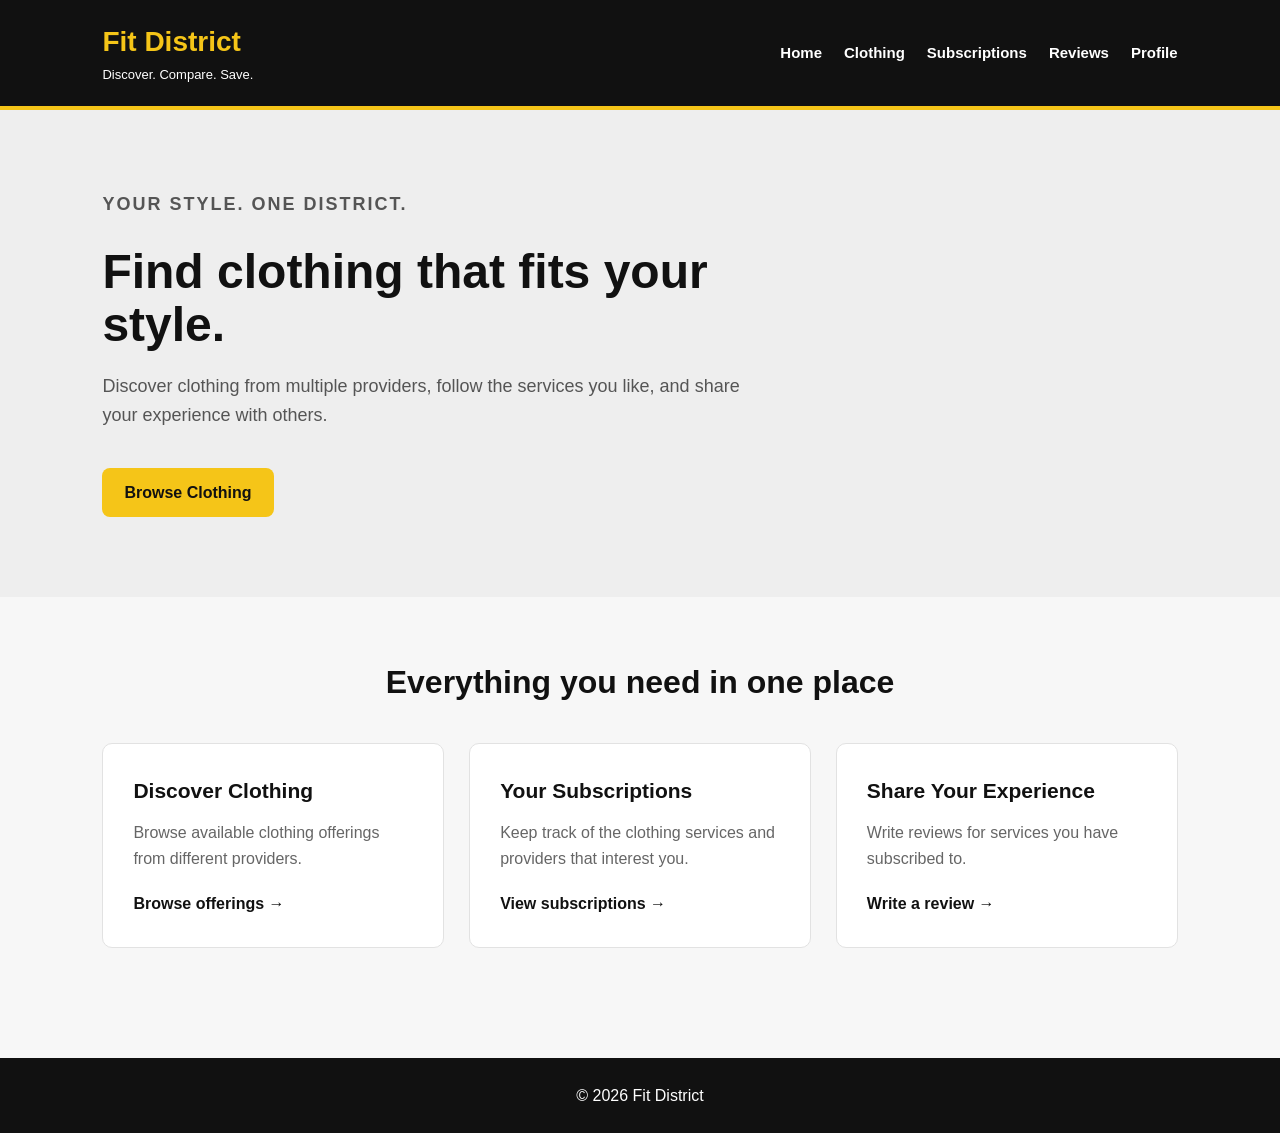
<file: high-fidelity-prototype/customer/index.html>
<!DOCTYPE html>
<html lang="en">

<head>
    <meta charset="UTF-8">
    <meta name="viewport" content="width=device-width, initial-scale=1.0">
    <title>Fit District | Customer Home</title>
    <link rel="stylesheet" href="./styles.css">
</head>

<body>

    <header>
        <div class="logo">
            <h1>Fit District</h1>
            <p>Discover. Compare. Save.</p>
        </div>

        <nav>
            <a href="index.html">Home</a>
            <a href="offerings.html">Clothing</a>
            <a href="subscriptions.html">Subscriptions</a>
            <a href="reviews.html">Reviews</a>
            <a href="profile.html">Profile</a>
        </nav>
    </header>

    <main>

        <section class="hero">
            <div class="hero-text">
                <p class="eyebrow">YOUR STYLE. ONE DISTRICT.</p>

                <h2>Find clothing that fits your style.</h2>

                <p>
                    Discover clothing from multiple providers, follow the
                    services you like, and share your experience with others.
                </p>

                <a href="offerings.html" class="browse-btn">Browse Clothing</a>
            </div>
        </section>

        <section class="features">
            <h2>Everything you need in one place</h2>

            <div class="feature-grid">

                <article class="feature-card">
                    <h3>Discover Clothing</h3>
                    <p>
                        Browse available clothing offerings from different
                        providers.
                    </p>
                    <a href="offerings.html">Browse offerings →</a>
                </article>

                <article class="feature-card">
                    <h3>Your Subscriptions</h3>
                    <p>
                        Keep track of the clothing services and providers
                        that interest you.
                    </p>
                    <a href="subscriptions.html">View subscriptions →</a>
                </article>

                <article class="feature-card">
                    <h3>Share Your Experience</h3>
                    <p>
                        Write reviews for services you have subscribed to.
                    </p>
                    <a href="reviews.html">Write a review →</a>
                </article>

            </div>
        </section>

    </main>

    <footer>
        <p>&copy; 2026 Fit District</p>
    </footer>

    <script src="script.js"></script>
</body>

</html>
</file>
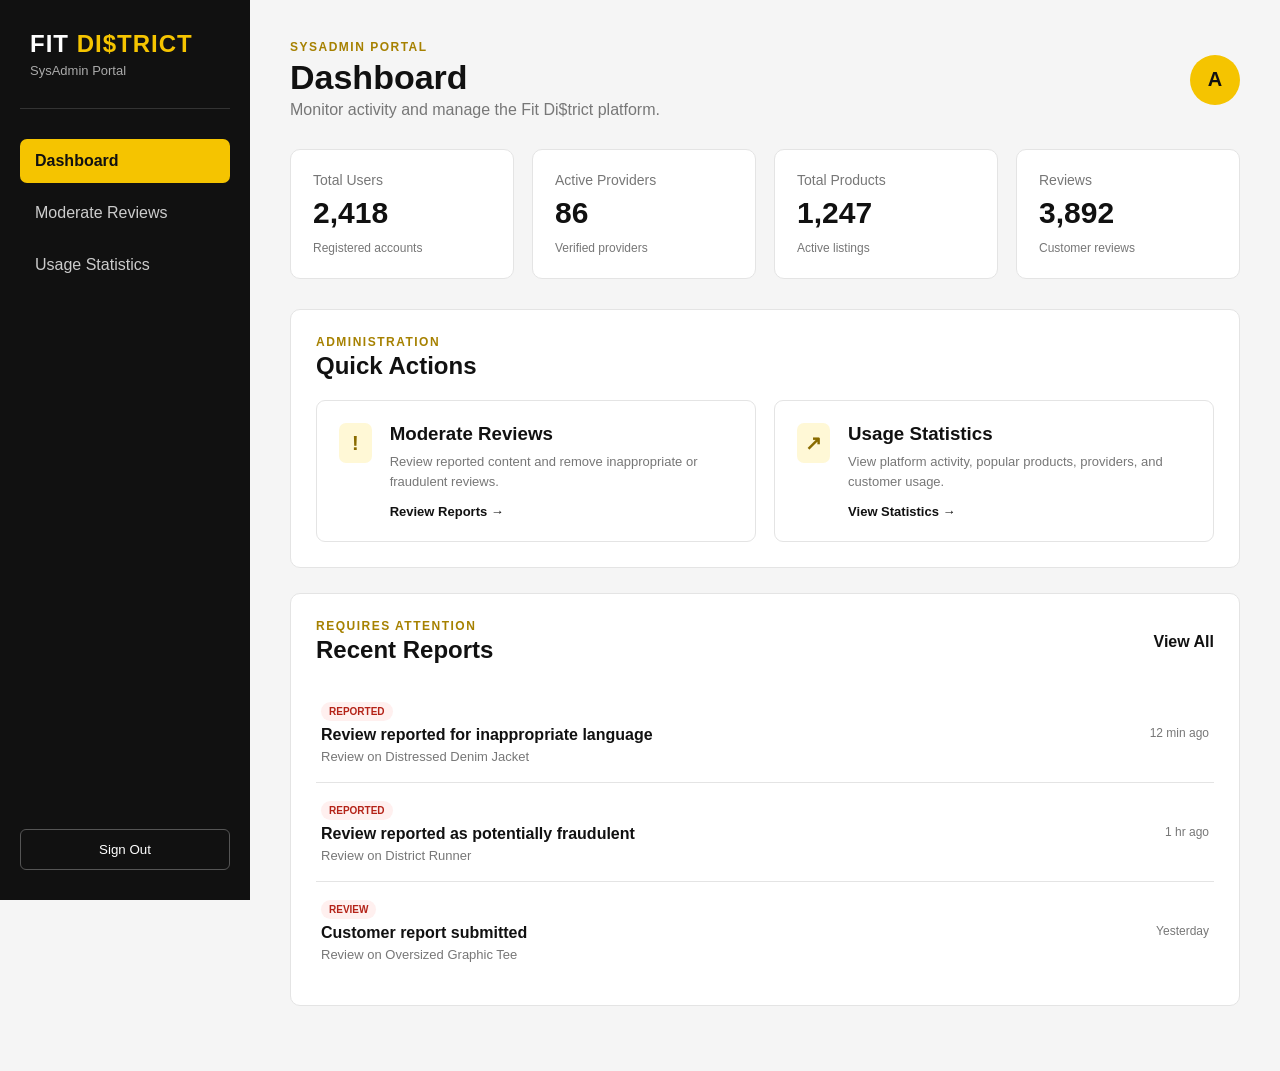
<file: prototype/admin-dashboard.html>
<!DOCTYPE html>
<!--
  Name: Ronald Hester Jr.
  Date: 09/20/2026
  CSC 340

  Fit Di$trict SysAdmin Dashboard
  Milestone 2 High-Fidelity Prototype
-->
<html lang="en">

<head>
    <meta charset="UTF-8">
    <meta name="viewport" content="width=device-width, initial-scale=1.0">

    <title>SysAdmin Dashboard | Fit Di$trict</title>

    <link rel="stylesheet" href="styles.css">
</head>

<body>

    <!-- SysAdmin Sidebar -->
    <aside class="sidebar">

        <div class="sidebar-logo">
            <h2>FIT <span>DI$TRICT</span></h2>
            <p>SysAdmin Portal</p>
        </div>

        <nav class="sidebar-nav">

            <a href="admin-dashboard.html" class="active">
                Dashboard
            </a>

            <a href="admin-reviews.html">
                Moderate Reviews
            </a>

            <a href="admin-statistics.html">
                Usage Statistics
            </a>

        </nav>

        <div class="sidebar-bottom">
            <button>Sign Out</button>
        </div>

    </aside>


    <!-- Main Dashboard -->
    <main class="dashboard">

        <header class="dashboard-header">

            <div>

                <p class="page-label">
                    SYSADMIN PORTAL
                </p>

                <h1>
                    Dashboard
                </h1>

                <p>
                    Monitor activity and manage the Fit Di$trict platform.
                </p>

            </div>

            <div class="provider-avatar">
                A
            </div>

        </header>


        <!-- Platform Statistics -->
        <section class="stats-grid">

            <div class="stat-card">

                <p>Total Users</p>

                <h2>2,418</h2>

                <span>
                    Registered accounts
                </span>

            </div>


            <div class="stat-card">

                <p>Active Providers</p>

                <h2>86</h2>

                <span>
                    Verified providers
                </span>

            </div>


            <div class="stat-card">

                <p>Total Products</p>

                <h2>1,247</h2>

                <span>
                    Active listings
                </span>

            </div>


            <div class="stat-card">

                <p>Reviews</p>

                <h2>3,892</h2>

                <span>
                    Customer reviews
                </span>

            </div>

        </section>


        <!-- Quick Actions -->
        <section class="dashboard-section">

            <div class="section-title">

                <div>

                    <p class="page-label">
                        ADMINISTRATION
                    </p>

                    <h2>
                        Quick Actions
                    </h2>

                </div>

            </div>


            <div class="admin-action-grid">

                <!-- Moderate Reviews -->
                <a href="admin-reviews.html" class="admin-action-card">

                    <div class="action-icon">
                        !
                    </div>

                    <div>

                        <h3>
                            Moderate Reviews
                        </h3>

                        <p>
                            Review reported content and remove
                            inappropriate or fraudulent reviews.
                        </p>

                        <span>
                            Review Reports →
                        </span>

                    </div>

                </a>


                <!-- Usage Statistics -->
                <a href="admin-statistics.html" class="admin-action-card">

                    <div class="action-icon">
                        ↗
                    </div>

                    <div>

                        <h3>
                            Usage Statistics
                        </h3>

                        <p>
                            View platform activity, popular products,
                            providers, and customer usage.
                        </p>

                        <span>
                            View Statistics →
                        </span>

                    </div>

                </a>

            </div>

        </section>


        <!-- Admin Attention -->
        <section class="dashboard-section">

            <div class="section-title">

                <div>

                    <p class="page-label">
                        REQUIRES ATTENTION
                    </p>

                    <h2>
                        Recent Reports
                    </h2>

                </div>

                <a href="admin-reviews.html" class="text-link">
                    View All
                </a>

            </div>


            <div class="admin-report-list">


                <div class="admin-report-item">

                    <div>

                        <span class="report-badge">
                            REPORTED
                        </span>

                        <strong>
                            Review reported for inappropriate language
                        </strong>

                        <p>
                            Review on Distressed Denim Jacket
                        </p>

                    </div>

                    <span>
                        12 min ago
                    </span>

                </div>


                <div class="admin-report-item">

                    <div>

                        <span class="report-badge">
                            REPORTED
                        </span>

                        <strong>
                            Review reported as potentially fraudulent
                        </strong>

                        <p>
                            Review on District Runner
                        </p>

                    </div>

                    <span>
                        1 hr ago
                    </span>

                </div>


                <div class="admin-report-item">

                    <div>

                        <span class="report-badge">
                            REVIEW
                        </span>

                        <strong>
                            Customer report submitted
                        </strong>

                        <p>
                            Review on Oversized Graphic Tee
                        </p>

                    </div>

                    <span>
                        Yesterday
                    </span>

                </div>


            </div>

        </section>

    </main>


    <script src="script.js"></script>

</body>

</html>
</file>
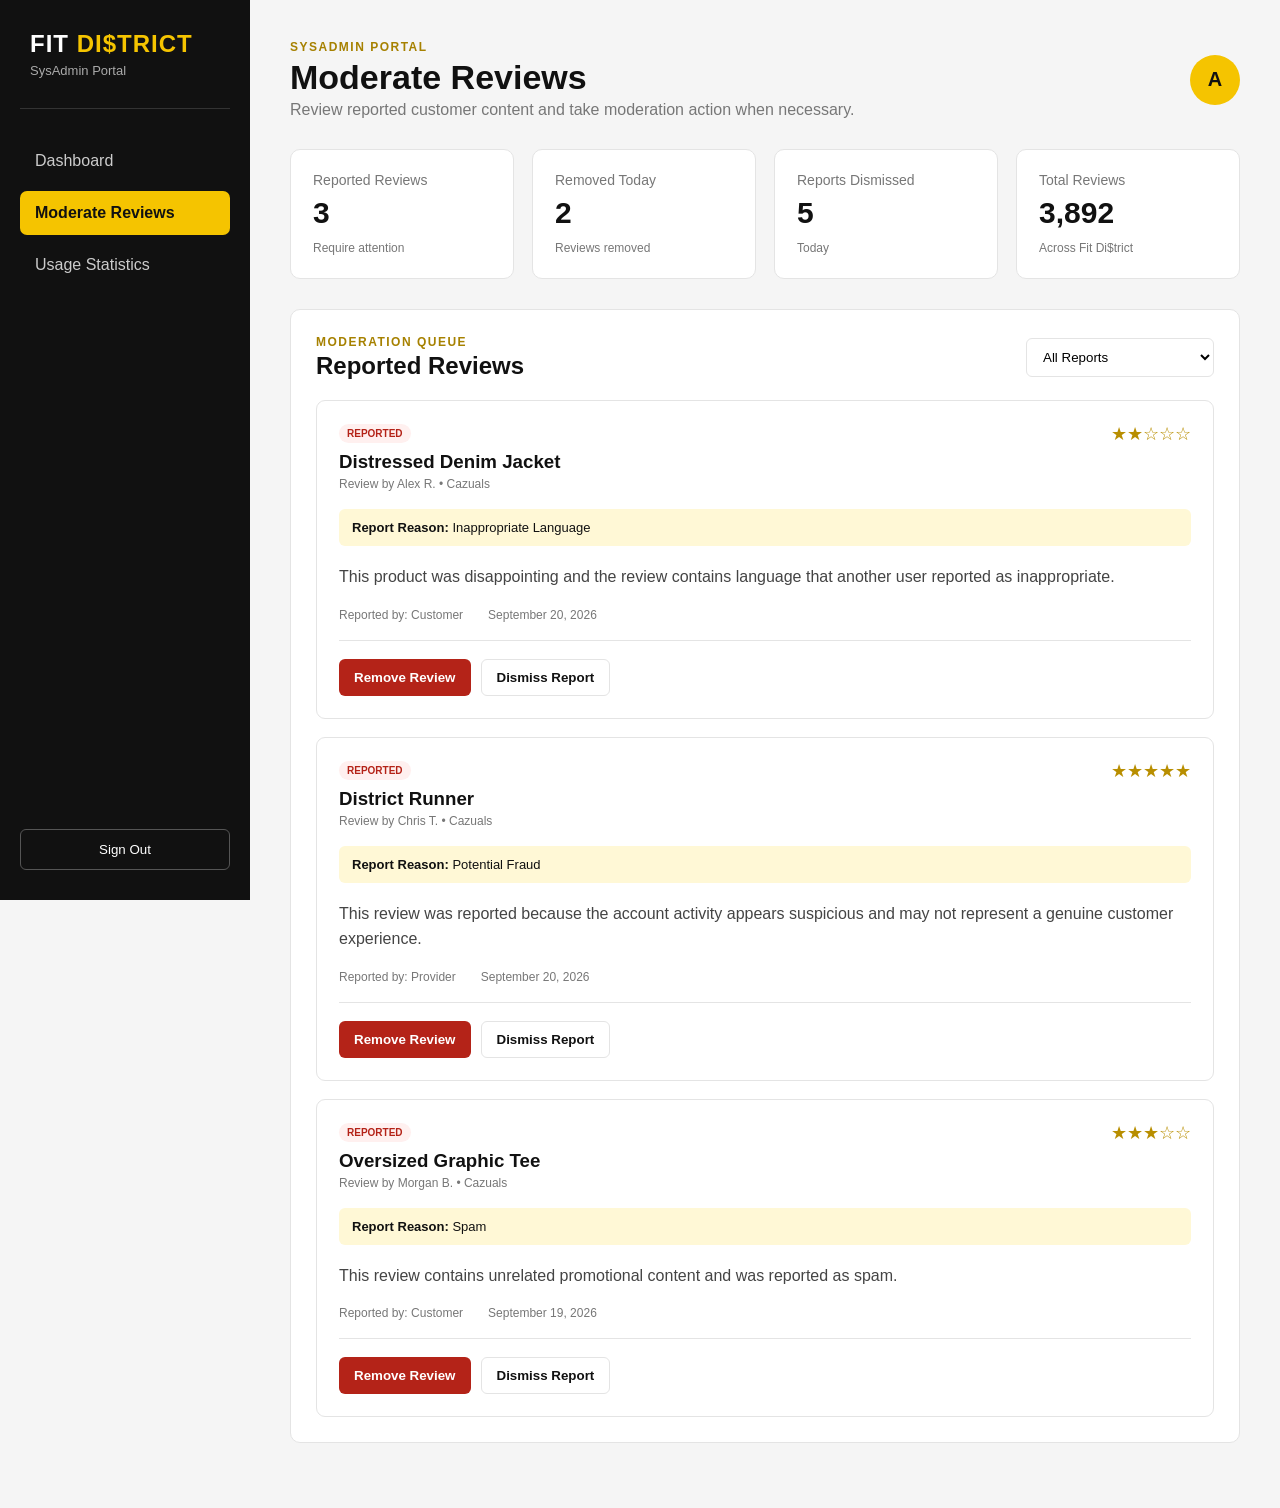
<file: prototype/admin-reviews.html>
<!DOCTYPE html>
<!--
  Name: Ronald Hester Jr.
  Date: 09/20/2026
  CSC 340

  Fit Di$trict SysAdmin Review Moderation
  Milestone 2 High-Fidelity Prototype
-->
<html lang="en">

<head>
    <meta charset="UTF-8">
    <meta name="viewport" content="width=device-width, initial-scale=1.0">
    <title>Moderate Reviews | Fit Di$trict</title>
    <link rel="stylesheet" href="styles.css">
</head>

<body>

    <aside class="sidebar">

        <div class="sidebar-logo">
            <h2>FIT <span>DI$TRICT</span></h2>
            <p>SysAdmin Portal</p>
        </div>

        <nav class="sidebar-nav">
            <a href="admin-dashboard.html">Dashboard</a>

            <a href="admin-reviews.html" class="active">
                Moderate Reviews
            </a>

            <a href="admin-statistics.html">
                Usage Statistics
            </a>
        </nav>

        <div class="sidebar-bottom">
            <button>Sign Out</button>
        </div>

    </aside>


    <main class="dashboard">

        <header class="dashboard-header">

            <div>
                <p class="page-label">SYSADMIN PORTAL</p>

                <h1>Moderate Reviews</h1>

                <p>
                    Review reported customer content and take
                    moderation action when necessary.
                </p>
            </div>

            <div class="provider-avatar">
                A
            </div>

        </header>


        <!-- Moderation Statistics -->

        <section class="stats-grid">

            <div class="stat-card">
                <p>Reported Reviews</p>
                <h2 id="reportedCount">3</h2>
                <span>Require attention</span>
            </div>

            <div class="stat-card">
                <p>Removed Today</p>
                <h2 id="removedCount">2</h2>
                <span>Reviews removed</span>
            </div>

            <div class="stat-card">
                <p>Reports Dismissed</p>
                <h2 id="dismissedCount">5</h2>
                <span>Today</span>
            </div>

            <div class="stat-card">
                <p>Total Reviews</p>
                <h2>3,892</h2>
                <span>Across Fit Di$trict</span>
            </div>

        </section>


        <!-- Reported Reviews -->

        <section class="dashboard-section">

            <div class="section-title">

                <div>
                    <p class="page-label">MODERATION QUEUE</p>
                    <h2>Reported Reviews</h2>
                </div>

                <select id="adminReviewFilter" class="review-filter">
                    <option value="all">All Reports</option>
                    <option value="language">Inappropriate Language</option>
                    <option value="fraud">Potential Fraud</option>
                    <option value="spam">Spam</option>
                </select>

            </div>


            <div class="moderation-list" id="moderationList">

                <!-- Report 1 -->

                <article class="moderation-card" data-reason="language">

                    <div class="moderation-header">

                        <div>
                            <span class="report-badge">
                                REPORTED
                            </span>

                            <h3>
                                Distressed Denim Jacket
                            </h3>

                            <p>
                                Review by Alex R. • Cazuals
                            </p>
                        </div>

                        <span class="moderation-stars">
                            ★★☆☆☆
                        </span>

                    </div>


                    <div class="report-reason">
                        <strong>Report Reason:</strong>
                        Inappropriate Language
                    </div>


                    <p class="moderation-review-text">
                        This product was disappointing and the review
                        contains language that another user reported
                        as inappropriate.
                    </p>


                    <div class="moderation-meta">

                        <span>
                            Reported by: Customer
                        </span>

                        <span>
                            September 20, 2026
                        </span>

                    </div>


                    <div class="moderation-actions">

                        <button type="button" class="remove-review-btn">
                            Remove Review
                        </button>

                        <button type="button" class="dismiss-report-btn">
                            Dismiss Report
                        </button>

                    </div>

                </article>


                <!-- Report 2 -->

                <article class="moderation-card" data-reason="fraud">

                    <div class="moderation-header">

                        <div>
                            <span class="report-badge">
                                REPORTED
                            </span>

                            <h3>
                                District Runner
                            </h3>

                            <p>
                                Review by Chris T. • Cazuals
                            </p>
                        </div>

                        <span class="moderation-stars">
                            ★★★★★
                        </span>

                    </div>


                    <div class="report-reason">
                        <strong>Report Reason:</strong>
                        Potential Fraud
                    </div>


                    <p class="moderation-review-text">
                        This review was reported because the account
                        activity appears suspicious and may not represent
                        a genuine customer experience.
                    </p>


                    <div class="moderation-meta">

                        <span>
                            Reported by: Provider
                        </span>

                        <span>
                            September 20, 2026
                        </span>

                    </div>


                    <div class="moderation-actions">

                        <button type="button" class="remove-review-btn">
                            Remove Review
                        </button>

                        <button type="button" class="dismiss-report-btn">
                            Dismiss Report
                        </button>

                    </div>

                </article>


                <!-- Report 3 -->

                <article class="moderation-card" data-reason="spam">

                    <div class="moderation-header">

                        <div>
                            <span class="report-badge">
                                REPORTED
                            </span>

                            <h3>
                                Oversized Graphic Tee
                            </h3>

                            <p>
                                Review by Morgan B. • Cazuals
                            </p>
                        </div>

                        <span class="moderation-stars">
                            ★★★☆☆
                        </span>

                    </div>


                    <div class="report-reason">
                        <strong>Report Reason:</strong>
                        Spam
                    </div>


                    <p class="moderation-review-text">
                        This review contains unrelated promotional
                        content and was reported as spam.
                    </p>


                    <div class="moderation-meta">

                        <span>
                            Reported by: Customer
                        </span>

                        <span>
                            September 19, 2026
                        </span>

                    </div>


                    <div class="moderation-actions">

                        <button type="button" class="remove-review-btn">
                            Remove Review
                        </button>

                        <button type="button" class="dismiss-report-btn">
                            Dismiss Report
                        </button>

                    </div>

                </article>

            </div>


            <!-- Appears when queue is empty -->

            <div class="empty-moderation" id="emptyModeration" style="display: none;">

                <h3>No reports remaining</h3>

                <p>
                    The moderation queue is currently clear.
                </p>

            </div>

        </section>

    </main>


    <script src="script.js"></script>

</body>

</html>
</file>
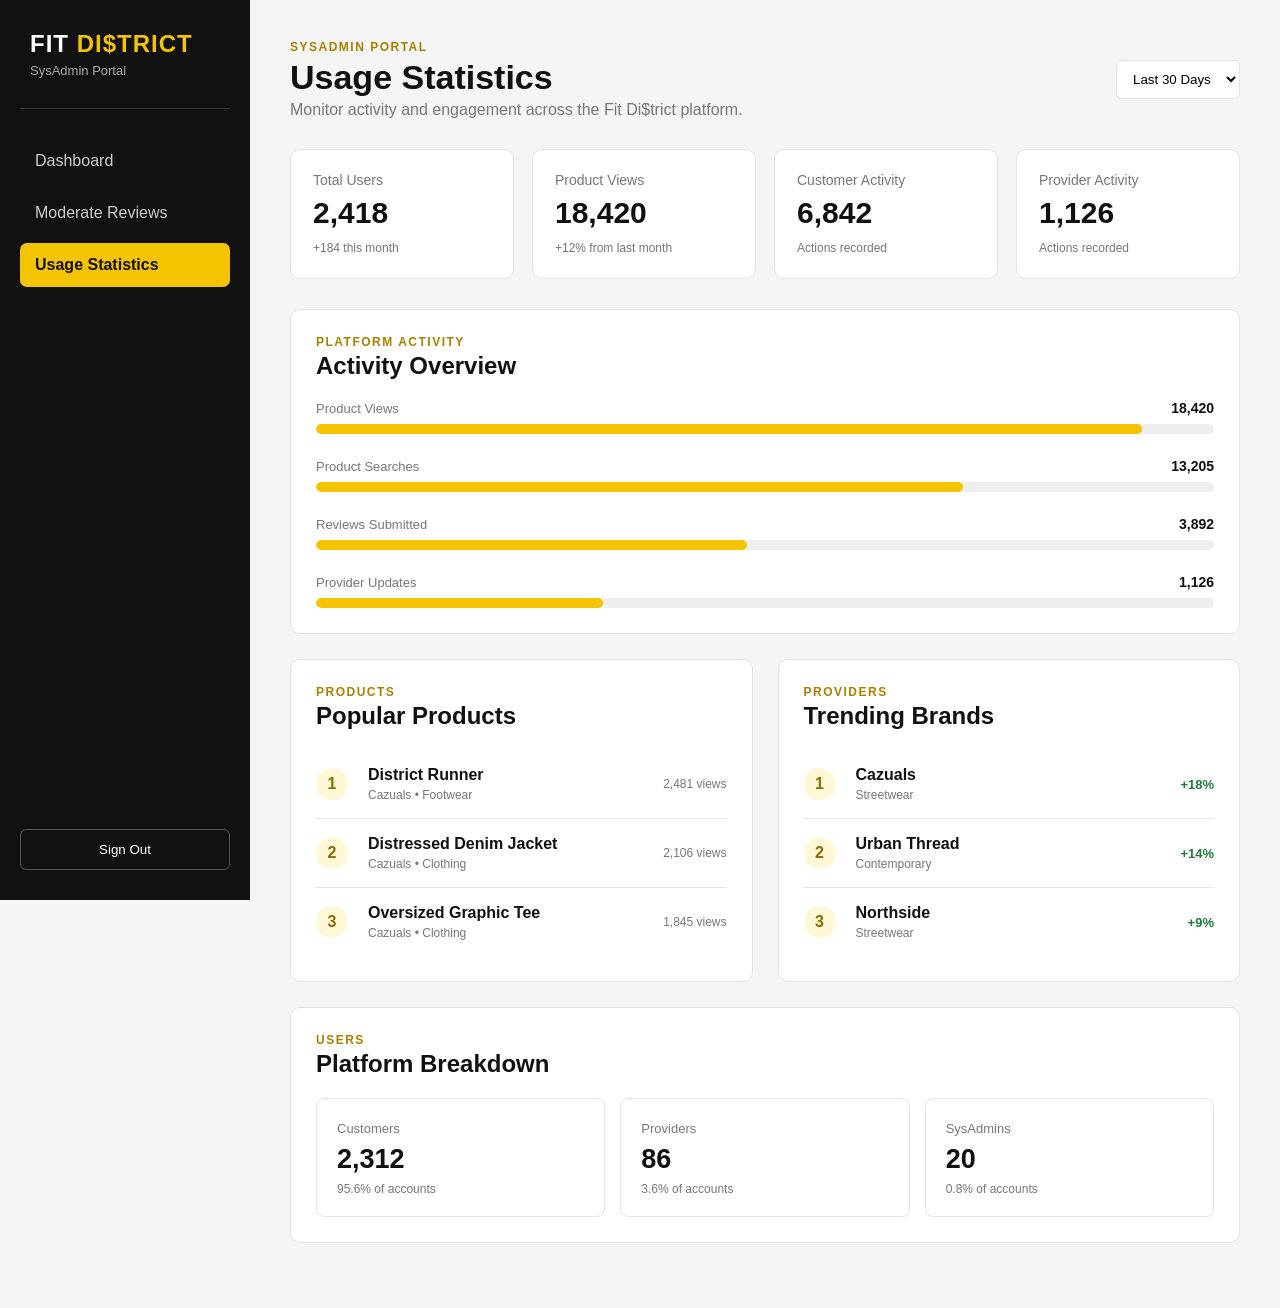
<file: prototype/admin-statistics.html>
<!DOCTYPE html>
<!--
  Name: Ronald Hester Jr.
  Date: 09/20/2026
  CSC 340

  Fit Di$trict SysAdmin Usage Statistics
  Milestone 2 High-Fidelity Prototype
-->
<html lang="en">

<head>
    <meta charset="UTF-8">
    <meta name="viewport" content="width=device-width, initial-scale=1.0">
    <title>Usage Statistics | Fit Di$trict</title>
    <link rel="stylesheet" href="styles.css">
</head>

<body>

    <aside class="sidebar">

        <div class="sidebar-logo">
            <h2>FIT <span>DI$TRICT</span></h2>
            <p>SysAdmin Portal</p>
        </div>

        <nav class="sidebar-nav">
            <a href="admin-dashboard.html">
                Dashboard
            </a>

            <a href="admin-reviews.html">
                Moderate Reviews
            </a>

            <a href="admin-statistics.html" class="active">
                Usage Statistics
            </a>
        </nav>

        <div class="sidebar-bottom">
            <button>Sign Out</button>
        </div>

    </aside>


    <main class="dashboard">

        <!-- Header -->

        <header class="dashboard-header">

            <div>

                <p class="page-label">
                    SYSADMIN PORTAL
                </p>

                <h1>Usage Statistics</h1>

                <p>
                    Monitor activity and engagement across
                    the Fit Di$trict platform.
                </p>

            </div>


            <select id="statisticsPeriod" class="review-filter">
                <option value="7">Last 7 Days</option>
                <option value="30" selected>Last 30 Days</option>
                <option value="90">Last 90 Days</option>
            </select>

        </header>


        <!-- Main Statistics -->

        <section class="stats-grid">

            <div class="stat-card">

                <p>Total Users</p>

                <h2 id="statUsers">
                    2,418
                </h2>

                <span id="statUsersChange">
                    +184 this month
                </span>

            </div>


            <div class="stat-card">

                <p>Product Views</p>

                <h2 id="statViews">
                    18,420
                </h2>

                <span id="statViewsChange">
                    +12% from last month
                </span>

            </div>


            <div class="stat-card">

                <p>Customer Activity</p>

                <h2 id="statCustomerActivity">
                    6,842
                </h2>

                <span>
                    Actions recorded
                </span>

            </div>


            <div class="stat-card">

                <p>Provider Activity</p>

                <h2 id="statProviderActivity">
                    1,126
                </h2>

                <span>
                    Actions recorded
                </span>

            </div>

        </section>


        <!-- Platform Activity -->

        <section class="dashboard-section">

            <div class="section-title">

                <div>

                    <p class="page-label">
                        PLATFORM ACTIVITY
                    </p>

                    <h2>
                        Activity Overview
                    </h2>

                </div>

            </div>


            <div class="usage-bars">

                <div class="usage-row">

                    <div class="usage-label">

                        <span>Product Views</span>

                        <strong id="viewsValue">
                            18,420
                        </strong>

                    </div>

                    <div class="usage-track">

                        <div class="usage-fill" id="viewsBar" style="width: 92%;"></div>

                    </div>

                </div>


                <div class="usage-row">

                    <div class="usage-label">

                        <span>Product Searches</span>

                        <strong id="searchesValue">
                            13,205
                        </strong>

                    </div>

                    <div class="usage-track">

                        <div class="usage-fill" id="searchesBar" style="width: 72%;"></div>

                    </div>

                </div>


                <div class="usage-row">

                    <div class="usage-label">

                        <span>Reviews Submitted</span>

                        <strong id="reviewsValue">
                            3,892
                        </strong>

                    </div>

                    <div class="usage-track">

                        <div class="usage-fill" id="reviewsBar" style="width: 48%;"></div>

                    </div>

                </div>


                <div class="usage-row">

                    <div class="usage-label">

                        <span>Provider Updates</span>

                        <strong id="updatesValue">
                            1,126
                        </strong>

                    </div>

                    <div class="usage-track">

                        <div class="usage-fill" id="updatesBar" style="width: 32%;"></div>

                    </div>

                </div>

            </div>

        </section>


        <!-- Popular Products + Brands -->

        <div class="statistics-grid">

            <!-- Popular Products -->

            <section class="dashboard-section">

                <div class="section-title">

                    <div>

                        <p class="page-label">
                            PRODUCTS
                        </p>

                        <h2>
                            Popular Products
                        </h2>

                    </div>

                </div>


                <div class="ranking-list">

                    <div class="ranking-item">

                        <span class="rank-number">
                            1
                        </span>

                        <div>
                            <strong>District Runner</strong>
                            <p>Cazuals • Footwear</p>
                        </div>

                        <span class="rank-stat">
                            2,481 views
                        </span>

                    </div>


                    <div class="ranking-item">

                        <span class="rank-number">
                            2
                        </span>

                        <div>
                            <strong>
                                Distressed Denim Jacket
                            </strong>

                            <p>
                                Cazuals • Clothing
                            </p>
                        </div>

                        <span class="rank-stat">
                            2,106 views
                        </span>

                    </div>


                    <div class="ranking-item">

                        <span class="rank-number">
                            3
                        </span>

                        <div>
                            <strong>
                                Oversized Graphic Tee
                            </strong>

                            <p>
                                Cazuals • Clothing
                            </p>
                        </div>

                        <span class="rank-stat">
                            1,845 views
                        </span>

                    </div>

                </div>

            </section>


            <!-- Trending Brands -->

            <section class="dashboard-section">

                <div class="section-title">

                    <div>

                        <p class="page-label">
                            PROVIDERS
                        </p>

                        <h2>
                            Trending Brands
                        </h2>

                    </div>

                </div>


                <div class="ranking-list">

                    <div class="ranking-item">

                        <span class="rank-number">
                            1
                        </span>

                        <div>
                            <strong>Cazuals</strong>
                            <p>Streetwear</p>
                        </div>

                        <span class="trend-up">
                            +18%
                        </span>

                    </div>


                    <div class="ranking-item">

                        <span class="rank-number">
                            2
                        </span>

                        <div>
                            <strong>Urban Thread</strong>
                            <p>Contemporary</p>
                        </div>

                        <span class="trend-up">
                            +14%
                        </span>

                    </div>


                    <div class="ranking-item">

                        <span class="rank-number">
                            3
                        </span>

                        <div>
                            <strong>Northside</strong>
                            <p>Streetwear</p>
                        </div>

                        <span class="trend-up">
                            +9%
                        </span>

                    </div>

                </div>

            </section>

        </div>


        <!-- User Activity -->

        <section class="dashboard-section">

            <div class="section-title">

                <div>

                    <p class="page-label">
                        USERS
                    </p>

                    <h2>
                        Platform Breakdown
                    </h2>

                </div>

            </div>


            <div class="platform-breakdown">

                <div>

                    <span>
                        Customers
                    </span>

                    <strong>
                        2,312
                    </strong>

                    <p>
                        95.6% of accounts
                    </p>

                </div>


                <div>

                    <span>
                        Providers
                    </span>

                    <strong>
                        86
                    </strong>

                    <p>
                        3.6% of accounts
                    </p>

                </div>


                <div>

                    <span>
                        SysAdmins
                    </span>

                    <strong>
                        20
                    </strong>

                    <p>
                        0.8% of accounts
                    </p>

                </div>

            </div>

        </section>

    </main>


    <script src="script.js"></script>

</body>

</html>
</file>
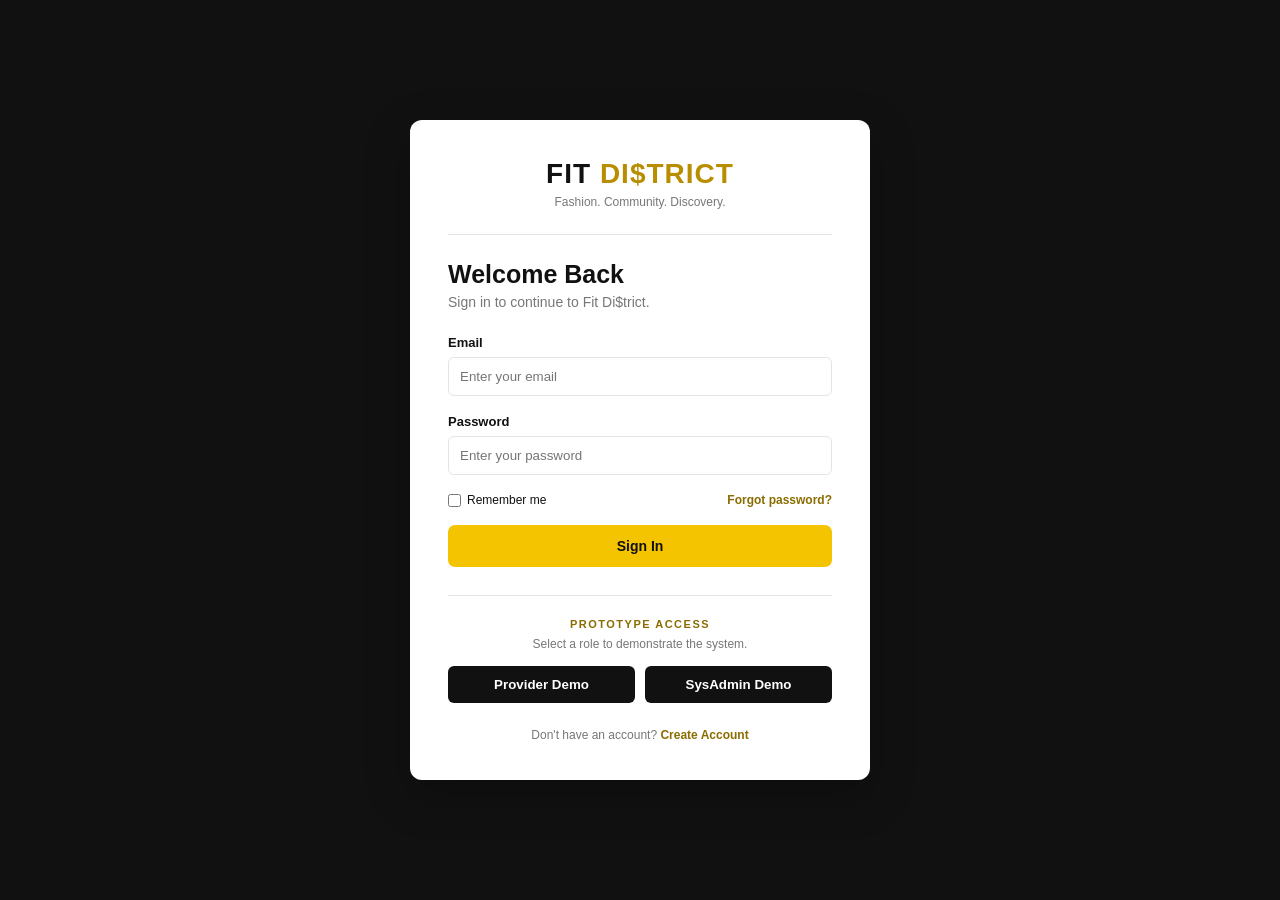
<file: prototype/login.html>
<!DOCTYPE html>
<!--
  Name: Ronald Hester Jr.
  Date: 09/20/2026
  CSC 340

  Fit Di$trict Prototype Login
  Milestone 2 High-Fidelity Prototype
-->
<html lang="en">

<head>
    <meta charset="UTF-8">
    <meta name="viewport" content="width=device-width, initial-scale=1.0">

    <title>Sign In | Fit Di$trict</title>

    <link rel="stylesheet" href="styles.css">
</head>

<body class="login-page">

    <main class="login-container">

        <section class="login-card">

            <div class="login-logo">
                <h1>FIT <span>DI$TRICT</span></h1>
                <p>Fashion. Community. Discovery.</p>
            </div>

            <div class="login-heading">
                <h2>Welcome Back</h2>
                <p>Sign in to continue to Fit Di$trict.</p>
            </div>

            <form id="loginForm">

                <div class="form-group">

                    <label for="loginEmail">
                        Email
                    </label>

                    <input type="email" id="loginEmail" placeholder="Enter your email" required>

                </div>

                <div class="form-group">

                    <label for="loginPassword">
                        Password
                    </label>

                    <input type="password" id="loginPassword" placeholder="Enter your password" required>

                </div>

                <div class="login-options">

                    <label class="remember-option">

                        <input type="checkbox" id="rememberMe">

                        Remember me

                    </label>

                    <a href="#" id="forgotPassword">
                        Forgot password?
                    </a>

                </div>

                <button type="submit" class="login-btn">
                    Sign In
                </button>

            </form>


            <!-- Prototype Account Selector -->

            <div class="prototype-login">

                <p>
                    PROTOTYPE ACCESS
                </p>

                <span>
                    Select a role to demonstrate the system.
                </span>

                <div class="prototype-buttons">

                    <button type="button" class="role-login-btn" data-role="provider">
                        Provider Demo
                    </button>

                    <button type="button" class="role-login-btn" data-role="admin">
                        SysAdmin Demo
                    </button>

                </div>

            </div>


            <div class="login-footer">

                <p>
                    Don't have an account?
                    <a href="#" id="createAccount">
                        Create Account
                    </a>
                </p>

            </div>

        </section>

    </main>


    <script src="script.js"></script>

</body>

</html>
</file>
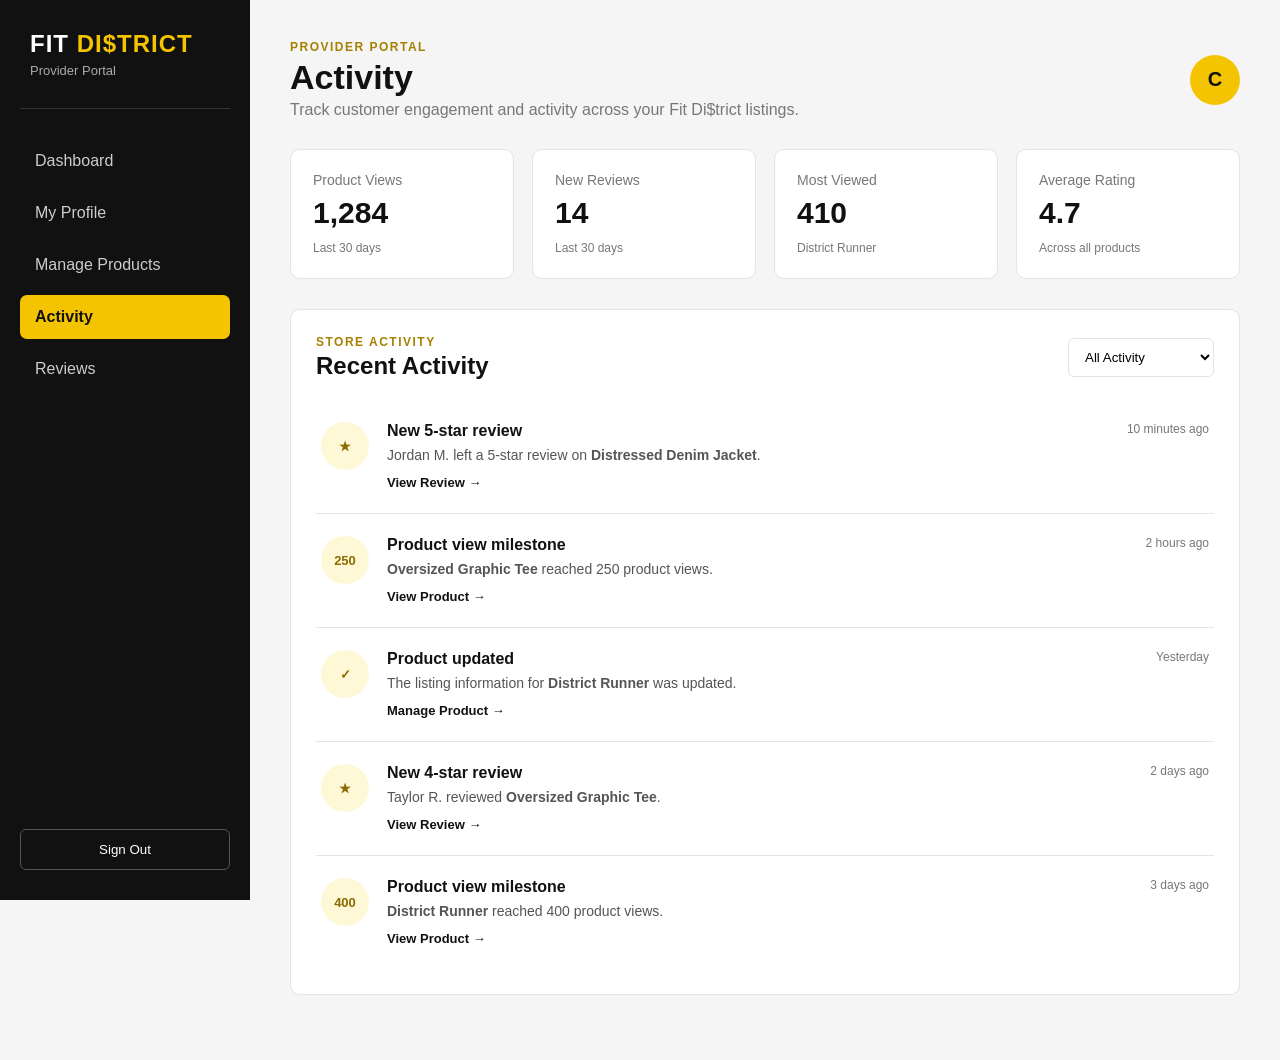
<file: prototype/provider-activity.html>
<!DOCTYPE html>
<!--
  Name: Ronald Hester Jr.
  Date: 09/20/2026
  CSC 340

  Fit Di$trict Provider Activity
  Milestone 2 High-Fidelity Prototype
-->
<html lang="en">

<head>
    <meta charset="UTF-8">
    <meta name="viewport" content="width=device-width, initial-scale=1.0">
    <title>Provider Activity | Fit Di$trict</title>
    <link rel="stylesheet" href="styles.css">
</head>

<body>

    <aside class="sidebar">

        <div class="sidebar-logo">
            <h2>FIT <span>DI$TRICT</span></h2>
            <p>Provider Portal</p>
        </div>

        <nav class="sidebar-nav">
            <a href="provider-dashboard.html">Dashboard</a>
            <a href="provider-profile.html">My Profile</a>
            <a href="provider-products.html">Manage Products</a>
            <a href="provider-activity.html" class="active">Activity</a>
            <a href="provider-reviews.html">Reviews</a>
        </nav>

        <div class="sidebar-bottom">
            <button>Sign Out</button>
        </div>

    </aside>


    <main class="dashboard">

        <header class="dashboard-header">

            <div>
                <p class="page-label">PROVIDER PORTAL</p>
                <h1>Activity</h1>
                <p>
                    Track customer engagement and activity across your
                    Fit Di$trict listings.
                </p>
            </div>

            <div class="provider-avatar">
                C
            </div>

        </header>


        <!-- Activity Statistics -->

        <section class="stats-grid">

            <div class="stat-card">
                <p>Product Views</p>
                <h2>1,284</h2>
                <span>Last 30 days</span>
            </div>

            <div class="stat-card">
                <p>New Reviews</p>
                <h2>14</h2>
                <span>Last 30 days</span>
            </div>

            <div class="stat-card">
                <p>Most Viewed</p>
                <h2>410</h2>
                <span>District Runner</span>
            </div>

            <div class="stat-card">
                <p>Average Rating</p>
                <h2>4.7</h2>
                <span>Across all products</span>
            </div>

        </section>


        <!-- Activity Feed -->

        <section class="dashboard-section">

            <div class="section-title">

                <div>
                    <p class="page-label">STORE ACTIVITY</p>
                    <h2>Recent Activity</h2>
                </div>

                <select id="activityFilter" class="review-filter">
                    <option value="all">All Activity</option>
                    <option value="review">Reviews</option>
                    <option value="view">Product Views</option>
                    <option value="product">Product Updates</option>
                </select>

            </div>


            <div class="activity-timeline">

                <div class="timeline-item" data-type="review">

                    <div class="timeline-icon">
                        ★
                    </div>

                    <div class="timeline-content">

                        <div class="timeline-heading">
                            <strong>New 5-star review</strong>
                            <span>10 minutes ago</span>
                        </div>

                        <p>
                            Jordan M. left a 5-star review on
                            <strong>Distressed Denim Jacket</strong>.
                        </p>

                        <a href="provider-reviews.html">
                            View Review →
                        </a>

                    </div>

                </div>


                <div class="timeline-item" data-type="view">

                    <div class="timeline-icon">
                        250
                    </div>

                    <div class="timeline-content">

                        <div class="timeline-heading">
                            <strong>Product view milestone</strong>
                            <span>2 hours ago</span>
                        </div>

                        <p>
                            <strong>Oversized Graphic Tee</strong>
                            reached 250 product views.
                        </p>

                        <a href="provider-products.html">
                            View Product →
                        </a>

                    </div>

                </div>


                <div class="timeline-item" data-type="product">

                    <div class="timeline-icon">
                        ✓
                    </div>

                    <div class="timeline-content">

                        <div class="timeline-heading">
                            <strong>Product updated</strong>
                            <span>Yesterday</span>
                        </div>

                        <p>
                            The listing information for
                            <strong>District Runner</strong> was updated.
                        </p>

                        <a href="provider-products.html">
                            Manage Product →
                        </a>

                    </div>

                </div>


                <div class="timeline-item" data-type="review">

                    <div class="timeline-icon">
                        ★
                    </div>

                    <div class="timeline-content">

                        <div class="timeline-heading">
                            <strong>New 4-star review</strong>
                            <span>2 days ago</span>
                        </div>

                        <p>
                            Taylor R. reviewed
                            <strong>Oversized Graphic Tee</strong>.
                        </p>

                        <a href="provider-reviews.html">
                            View Review →
                        </a>

                    </div>

                </div>


                <div class="timeline-item" data-type="view">

                    <div class="timeline-icon">
                        400
                    </div>

                    <div class="timeline-content">

                        <div class="timeline-heading">
                            <strong>Product view milestone</strong>
                            <span>3 days ago</span>
                        </div>

                        <p>
                            <strong>District Runner</strong>
                            reached 400 product views.
                        </p>

                        <a href="provider-products.html">
                            View Product →
                        </a>

                    </div>

                </div>

            </div>

        </section>

    </main>


    <script src="script.js"></script>

</body>

</html>
</file>
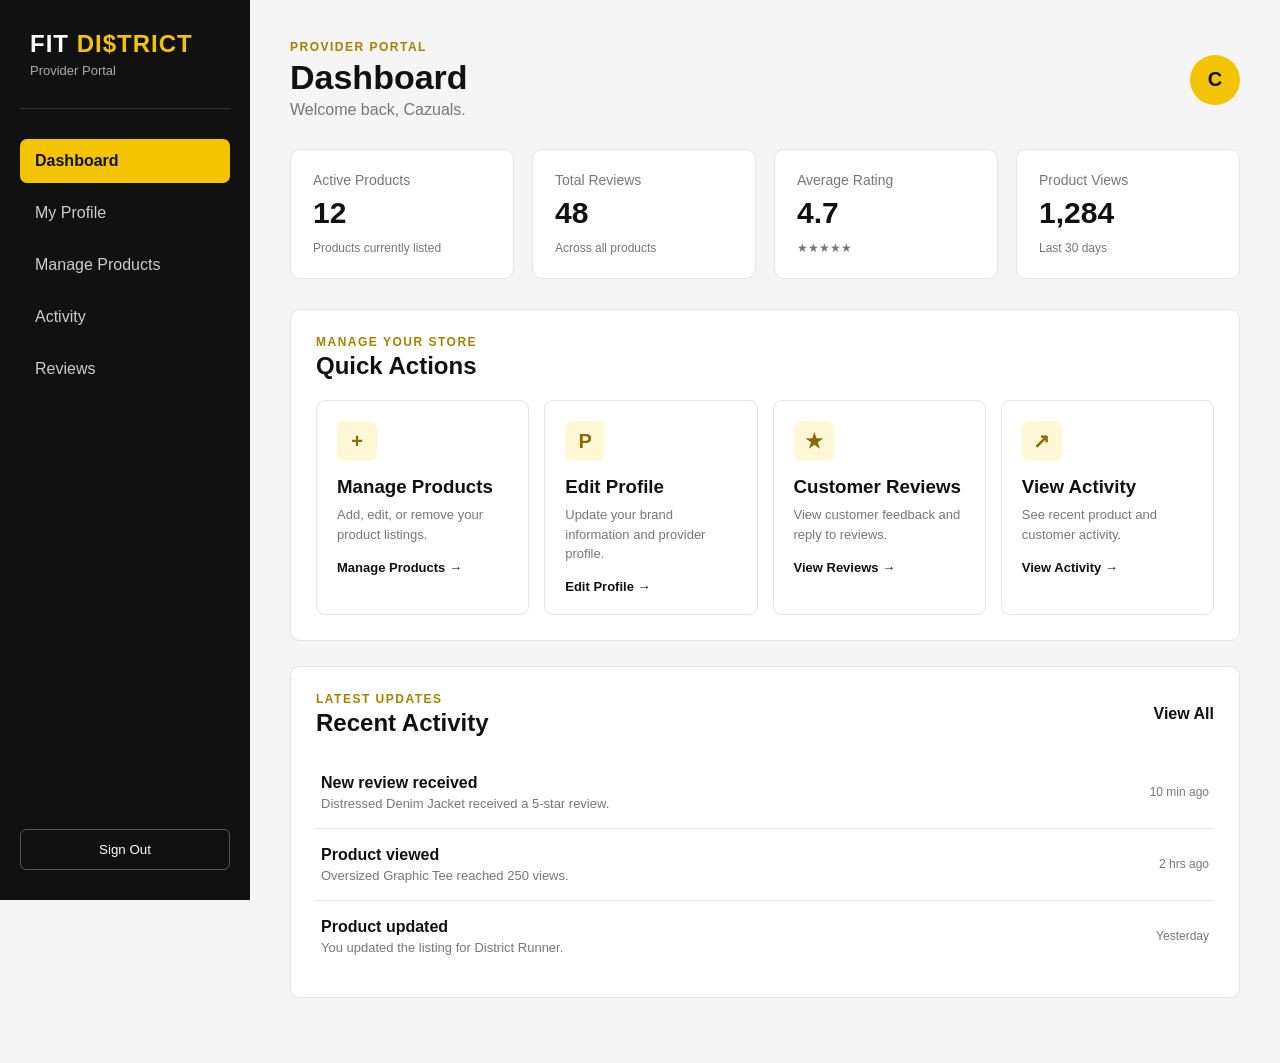
<file: prototype/provider-dashboard.html>
<!DOCTYPE html>
<!--
  Name: Ronald Hester Jr.
  Date: 09/20/2026
  CSC 340

  Fit District Provider Dashboard
  Milestone 2 High-Fidelity Prototype
-->
<html lang="en">

<head>
    <meta charset="UTF-8">
    <meta name="viewport" content="width=device-width, initial-scale=1.0">
    <title>Provider Dashboard | Fit Di$trict</title>
    <link rel="stylesheet" href="styles.css">
</head>

<body>

    <!-- Sidebar -->
    <aside class="sidebar">

        <div class="sidebar-logo">
            <h2>FIT <span>DI$TRICT</span></h2>
            <p>Provider Portal</p>
        </div>

        <nav class="sidebar-nav">
            <a href="provider-dashboard.html" class="active">Dashboard</a>
            <a href="provider-profile.html">My Profile</a>
            <a href="provider-products.html">Manage Products</a>
            <a href="provider-activity.html">Activity</a>
            <a href="provider-reviews.html">Reviews</a>
        </nav>

        <div class="sidebar-bottom">
            <button>Sign Out</button>
        </div>

    </aside>


    <!-- Main Content -->
    <main class="dashboard">

        <header class="dashboard-header">
            <div>
                <p class="page-label">PROVIDER PORTAL</p>
                <h1>Dashboard</h1>
                <p>Welcome back, Cazuals.</p>
            </div>

            <div class="provider-avatar">
                C
            </div>
        </header>


        <!-- Stats -->
        <section class="stats-grid">

            <div class="stat-card">
                <p>Active Products</p>
                <h2>12</h2>
                <span>Products currently listed</span>
            </div>

            <div class="stat-card">
                <p>Total Reviews</p>
                <h2>48</h2>
                <span>Across all products</span>
            </div>

            <div class="stat-card">
                <p>Average Rating</p>
                <h2>4.7</h2>
                <span>★★★★★</span>
            </div>

            <div class="stat-card">
                <p>Product Views</p>
                <h2>1,284</h2>
                <span>Last 30 days</span>
            </div>

        </section>


        <!-- Quick Actions -->
        <section class="dashboard-section">

            <div class="section-title">
                <div>
                    <p class="page-label">MANAGE YOUR STORE</p>
                    <h2>Quick Actions</h2>
                </div>
            </div>

            <div class="action-grid">

                <a href="provider-products.html" class="action-card">
                    <div class="action-icon">+</div>
                    <h3>Manage Products</h3>
                    <p>Add, edit, or remove your product listings.</p>
                    <span>Manage Products →</span>
                </a>

                <a href="provider-profile.html" class="action-card">
                    <div class="action-icon">P</div>
                    <h3>Edit Profile</h3>
                    <p>Update your brand information and provider profile.</p>
                    <span>Edit Profile →</span>
                </a>

                <a href="provider-reviews.html" class="action-card">
                    <div class="action-icon">★</div>
                    <h3>Customer Reviews</h3>
                    <p>View customer feedback and reply to reviews.</p>
                    <span>View Reviews →</span>
                </a>

                <a href="provider-activity.html" class="action-card">
                    <div class="action-icon">↗</div>
                    <h3>View Activity</h3>
                    <p>See recent product and customer activity.</p>
                    <span>View Activity →</span>
                </a>

            </div>

        </section>


        <!-- Recent Activity -->
        <section class="dashboard-section">

            <div class="section-title">
                <div>
                    <p class="page-label">LATEST UPDATES</p>
                    <h2>Recent Activity</h2>
                </div>

                <a href="provider-activity.html" class="text-link">
                    View All
                </a>
            </div>

            <div class="activity-list">

                <div class="activity-item">
                    <div>
                        <strong>New review received</strong>
                        <p>Distressed Denim Jacket received a 5-star review.</p>
                    </div>
                    <span>10 min ago</span>
                </div>

                <div class="activity-item">
                    <div>
                        <strong>Product viewed</strong>
                        <p>Oversized Graphic Tee reached 250 views.</p>
                    </div>
                    <span>2 hrs ago</span>
                </div>

                <div class="activity-item">
                    <div>
                        <strong>Product updated</strong>
                        <p>You updated the listing for District Runner.</p>
                    </div>
                    <span>Yesterday</span>
                </div>

            </div>

        </section>

    </main>

    <script src="script.js"></script>

</body>

</html>
</file>
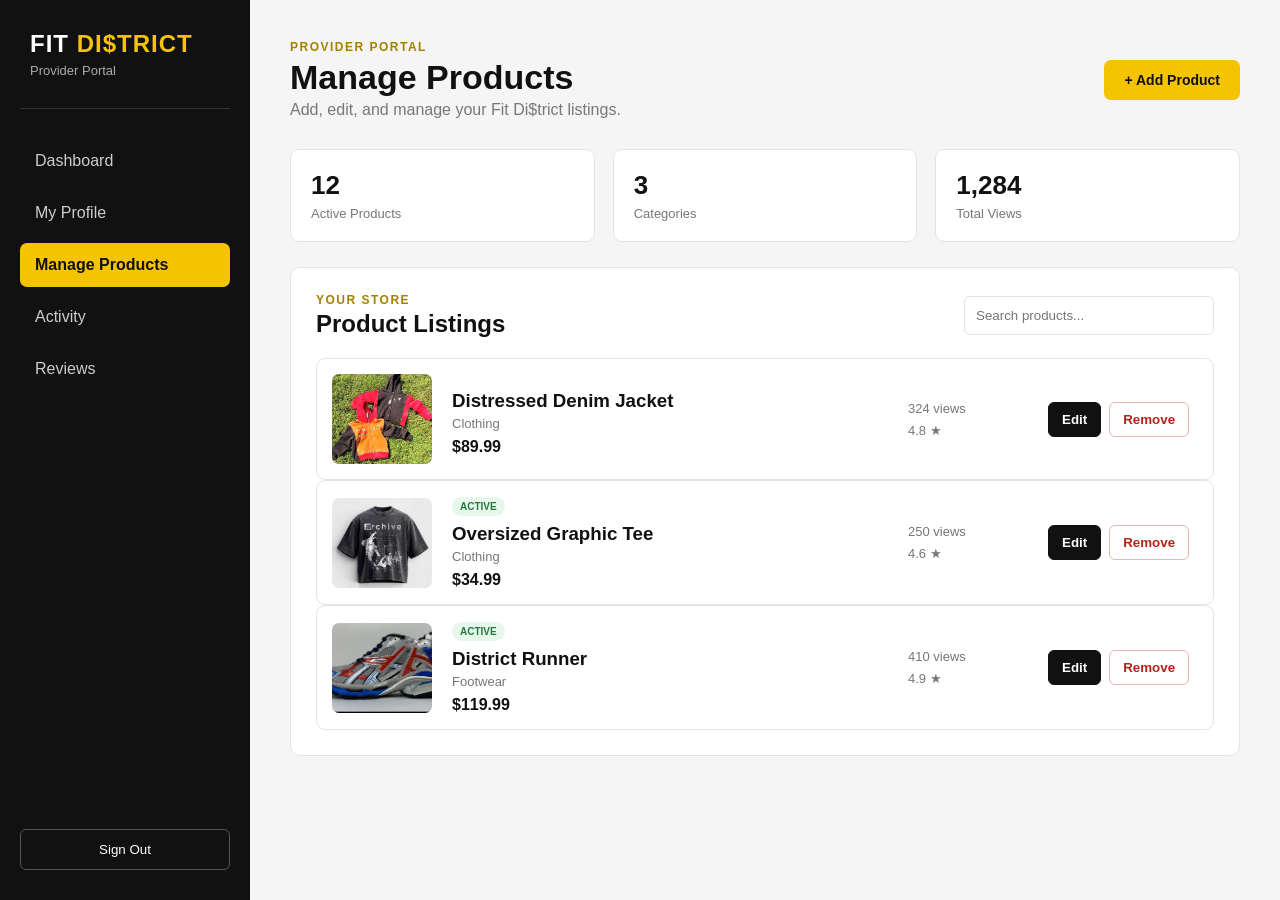
<file: prototype/provider-products.html>
<!DOCTYPE html>
<!--
  Name: Ronald Hester Jr.
  Date: 09/20/2026
  CSC 340

  Fit District Provider Product Management
  Milestone 2 High-Fidelity Prototype
-->
<html lang="en">

<head>
    <meta charset="UTF-8">
    <meta name="viewport" content="width=device-width, initial-scale=1.0">
    <title>Manage Products | Fit Di$trict</title>
    <link rel="stylesheet" href="styles.css">
</head>

<body>

    <aside class="sidebar">

        <div class="sidebar-logo">
            <h2>FIT <span>DI$TRICT</span></h2>
            <p>Provider Portal</p>
        </div>

        <nav class="sidebar-nav">
            <a href="provider-dashboard.html">Dashboard</a>
            <a href="provider-profile.html">My Profile</a>
            <a href="provider-products.html" class="active">Manage Products</a>
            <a href="provider-activity.html">Activity</a>
            <a href="provider-reviews.html">Reviews</a>
        </nav>

        <div class="sidebar-bottom">
            <button>Sign Out</button>
        </div>

    </aside>


    <main class="dashboard">

        <header class="dashboard-header">

            <div>
                <p class="page-label">PROVIDER PORTAL</p>
                <h1>Manage Products</h1>
                <p>Add, edit, and manage your Fit Di$trict listings.</p>
            </div>

            <button class="primary-btn" id="showAddProduct">
                + Add Product
            </button>

        </header>


        <!-- Product Summary -->

        <section class="product-summary">

            <div>
                <strong>12</strong>
                <span>Active Products</span>
            </div>

            <div>
                <strong>3</strong>
                <span>Categories</span>
            </div>

            <div>
                <strong>1,284</strong>
                <span>Total Views</span>
            </div>

        </section>


        <!-- Add Product Form -->

        <section class="dashboard-section add-product-section" id="addProductSection">

            <div class="section-title">
                <div>
                    <p class="page-label">NEW LISTING</p>
                    <h2>Add Product</h2>
                </div>

                <button class="close-btn" id="closeAddProduct">×</button>
            </div>

            <form id="addProductForm" class="product-form">

                <div class="form-group">
                    <label for="productName">Product Name</label>
                    <input type="text" id="productName" placeholder="Example: Distressed Denim Jacket" required>
                </div>

                <div class="form-group">
                    <label for="productCategory">Category</label>

                    <select id="productCategory" required>
                        <option value="">Select Category</option>
                        <option value="Clothing">Clothing</option>
                        <option value="Footwear">Footwear</option>
                        <option value="Accessories">Accessories</option>
                    </select>
                </div>

                <div class="form-group">
                    <label for="productPrice">Price</label>
                    <input type="number" id="productPrice" placeholder="0.00" step="0.01" required>
                </div>

                <div class="form-group full-width">
                    <label for="productDescription">Description</label>

                    <textarea id="productDescription" placeholder="Enter a short product description..."></textarea>
                </div>

                <div class="full-width">
                    <button type="submit" class="primary-btn">
                        Add Product
                    </button>
                </div>

            </form>

        </section>


        <!-- Products -->

        <section class="dashboard-section">

            <div class="section-title">

                <div>
                    <p class="page-label">YOUR STORE</p>
                    <h2>Product Listings</h2>
                </div>

                <input type="text" id="providerProductSearch" class="search-input" placeholder="Search products...">

            </div>

            <!-- Product 1 -->
            <article class="provider-product-card">

                <div class="product-image">
                    <img src="images/denim-jacket.jpeg" alt="Distressed Denim Jacket">
                </div>

                <div class="provider-product-info">
                    <h3>Distressed Denim Jacket</h3>
                    <p>Clothing</p>
                    <strong>$89.99</strong>
                </div>

                <div class="product-metrics">
                    <span>324 views</span>
                    <span>4.8 ★</span>
                </div>

                <div class="product-actions">
                    <button class="edit-btn">Edit</button>
                    <button class="delete-btn">Remove</button>
                </div>

            </article>




            <!-- Product 2 -->
            <article class="provider-product-card">

                <div class="product-image">
                    <img src="images/graphic-tee.jpeg" alt="Oversized Graphic Tee">
                </div>

                <div class="provider-product-info">
                    <span class="status-badge">ACTIVE</span>
                    <h3>Oversized Graphic Tee</h3>
                    <p>Clothing</p>
                    <strong>$34.99</strong>
                </div>

                <div class="product-metrics">
                    <span>250 views</span>
                    <span>4.6 ★</span>
                </div>

                <div class="product-actions">
                    <button class="edit-btn">Edit</button>
                    <button class="delete-btn">Remove</button>
                </div>

            </article>


            <!-- Product 3 -->
            <article class="provider-product-card">

                <div class="product-image">
                    <img src="images/district-runner.jpeg" alt="District Runner">
                </div>

                <div class="provider-product-info">
                    <span class="status-badge">ACTIVE</span>
                    <h3>District Runner</h3>
                    <p>Footwear</p>
                    <strong>$119.99</strong>
                </div>

                <div class="product-metrics">
                    <span>410 views</span>
                    <span>4.9 ★</span>
                </div>

                <div class="product-actions">
                    <button class="edit-btn">Edit</button>
                    <button class="delete-btn">Remove</button>
                </div>

            </article>

            </div>

        </section>

    </main>

    <script src="script.js"></script>

</body>

</html>
</file>
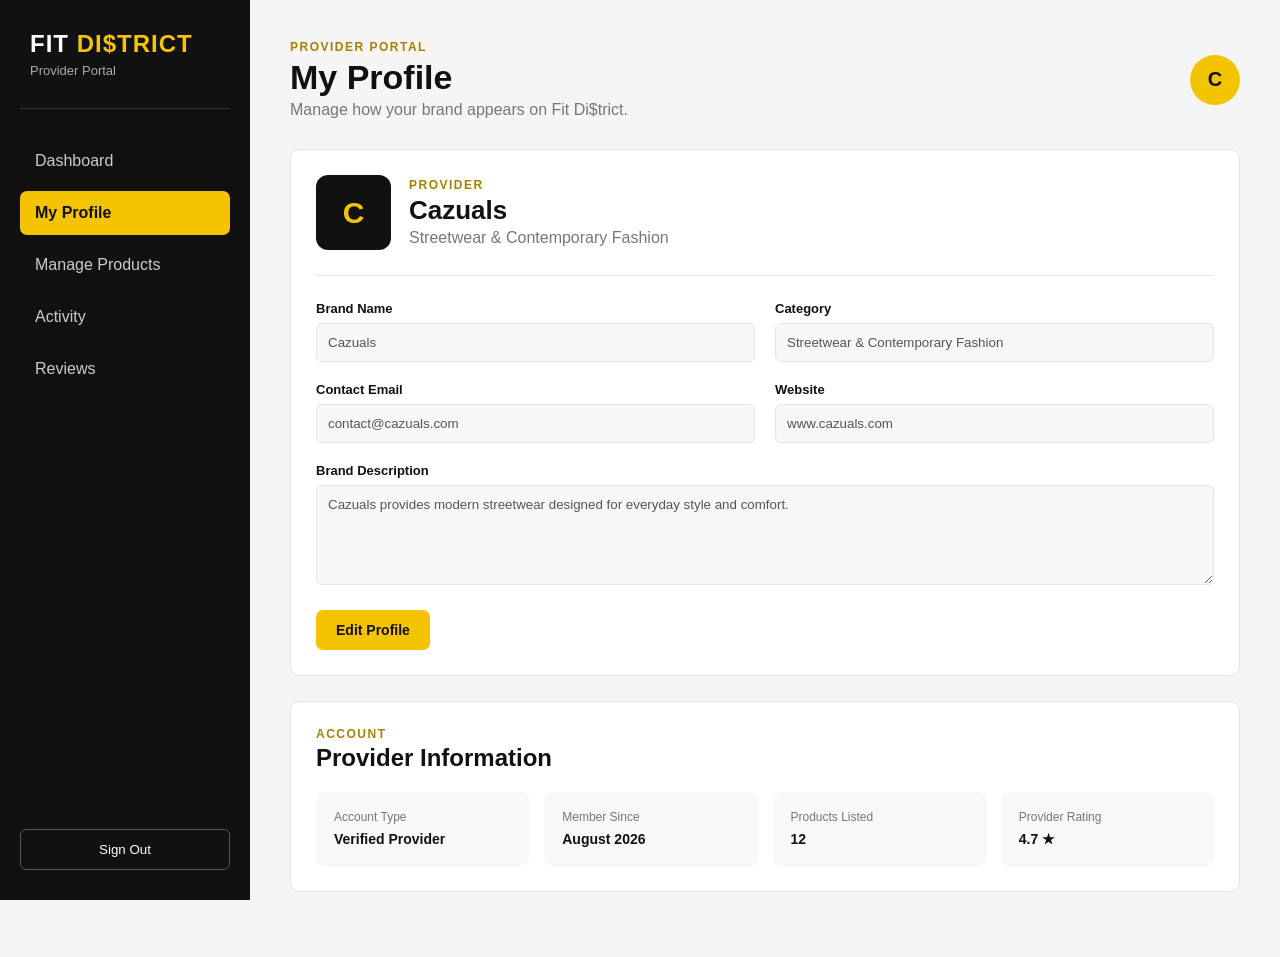
<file: prototype/provider-profile.html>
<!DOCTYPE html>
<!--
  Name: Ronald Hester Jr.
  Date: 09/20/2026
  CSC 340

  Fit Di$trict Provider Profile
  Milestone 2 High-Fidelity Prototype
-->
<html lang="en">

<head>
  <meta charset="UTF-8">
  <meta name="viewport" content="width=device-width, initial-scale=1.0">

  <title>Provider Profile | Fit Di$trict</title>

  <link rel="stylesheet" href="styles.css">
</head>

<body>

  <!-- Sidebar -->
  <aside class="sidebar">

    <div class="sidebar-logo">
      <h2>FIT <span>DI$TRICT</span></h2>
      <p>Provider Portal</p>
    </div>

    <nav class="sidebar-nav">
      <a href="provider-dashboard.html">
        Dashboard
      </a>

      <a href="provider-profile.html" class="active">
        My Profile
      </a>

      <a href="provider-products.html">
        Manage Products
      </a>

      <a href="provider-activity.html">
        Activity
      </a>

      <a href="provider-reviews.html">
        Reviews
      </a>
    </nav>

    <div class="sidebar-bottom">
      <button>Sign Out</button>
    </div>

  </aside>


  <!-- Main Content -->
  <main class="dashboard">

    <!-- Page Header -->
    <header class="dashboard-header">

      <div>
        <p class="page-label">PROVIDER PORTAL</p>

        <h1>My Profile</h1>

        <p>
          Manage how your brand appears on Fit Di$trict.
        </p>
      </div>

      <div class="provider-avatar">
        C
      </div>

    </header>


    <!-- Provider Profile -->
    <section class="dashboard-section">

      <div class="profile-header">

        <div class="profile-logo">
          C
        </div>

        <div>
          <p class="page-label">PROVIDER</p>

          <h2 id="displayBrandName">
            Cazuals
          </h2>

          <p id="displayCategory">
            Streetwear & Contemporary Fashion
          </p>
        </div>

      </div>


      <!-- Profile Form -->
      <form
        id="providerProfileForm"
        class="profile-form"
      >

        <!-- Brand Name -->
        <div class="form-group">

          <label for="brandName">
            Brand Name
          </label>

          <input
            type="text"
            id="brandName"
            value="Cazuals"
            disabled
          >

        </div>


        <!-- Category -->
        <div class="form-group">

          <label for="providerCategory">
            Category
          </label>

          <input
            type="text"
            id="providerCategory"
            value="Streetwear & Contemporary Fashion"
            disabled
          >

        </div>


        <!-- Email -->
        <div class="form-group">

          <label for="providerEmail">
            Contact Email
          </label>

          <input
            type="email"
            id="providerEmail"
            value="contact@cazuals.com"
            disabled
          >

        </div>


        <!-- Website -->
        <div class="form-group">

          <label for="providerWebsite">
            Website
          </label>

          <input
            type="text"
            id="providerWebsite"
            value="www.cazuals.com"
            disabled
          >

        </div>


        <!-- Description -->
        <div class="form-group full-width">

          <label for="providerDescription">
            Brand Description
          </label>

          <textarea
            id="providerDescription"
            disabled
          >Cazuals provides modern streetwear designed for everyday style and comfort.</textarea>

        </div>


        <!-- Buttons -->
        <div class="profile-buttons full-width">

          <button
            type="button"
            class="primary-btn"
            id="editProfileButton"
          >
            Edit Profile
          </button>

          <button
            type="submit"
            class="save-profile-btn"
            id="saveProfileButton"
            style="display: none;"
          >
            Save Changes
          </button>

        </div>

      </form>

    </section>


    <!-- Provider Information -->
    <section class="dashboard-section">

      <div class="section-title">

        <div>
          <p class="page-label">
            ACCOUNT
          </p>

          <h2>
            Provider Information
          </h2>
        </div>

      </div>


      <div class="profile-details">

        <div>
          <span>Account Type</span>
          <strong>Verified Provider</strong>
        </div>

        <div>
          <span>Member Since</span>
          <strong>August 2026</strong>
        </div>

        <div>
          <span>Products Listed</span>
          <strong>12</strong>
        </div>

        <div>
          <span>Provider Rating</span>
          <strong>4.7 ★</strong>
        </div>

      </div>

    </section>

  </main>


  <script src="script.js"></script>

</body>

</html>
</file>
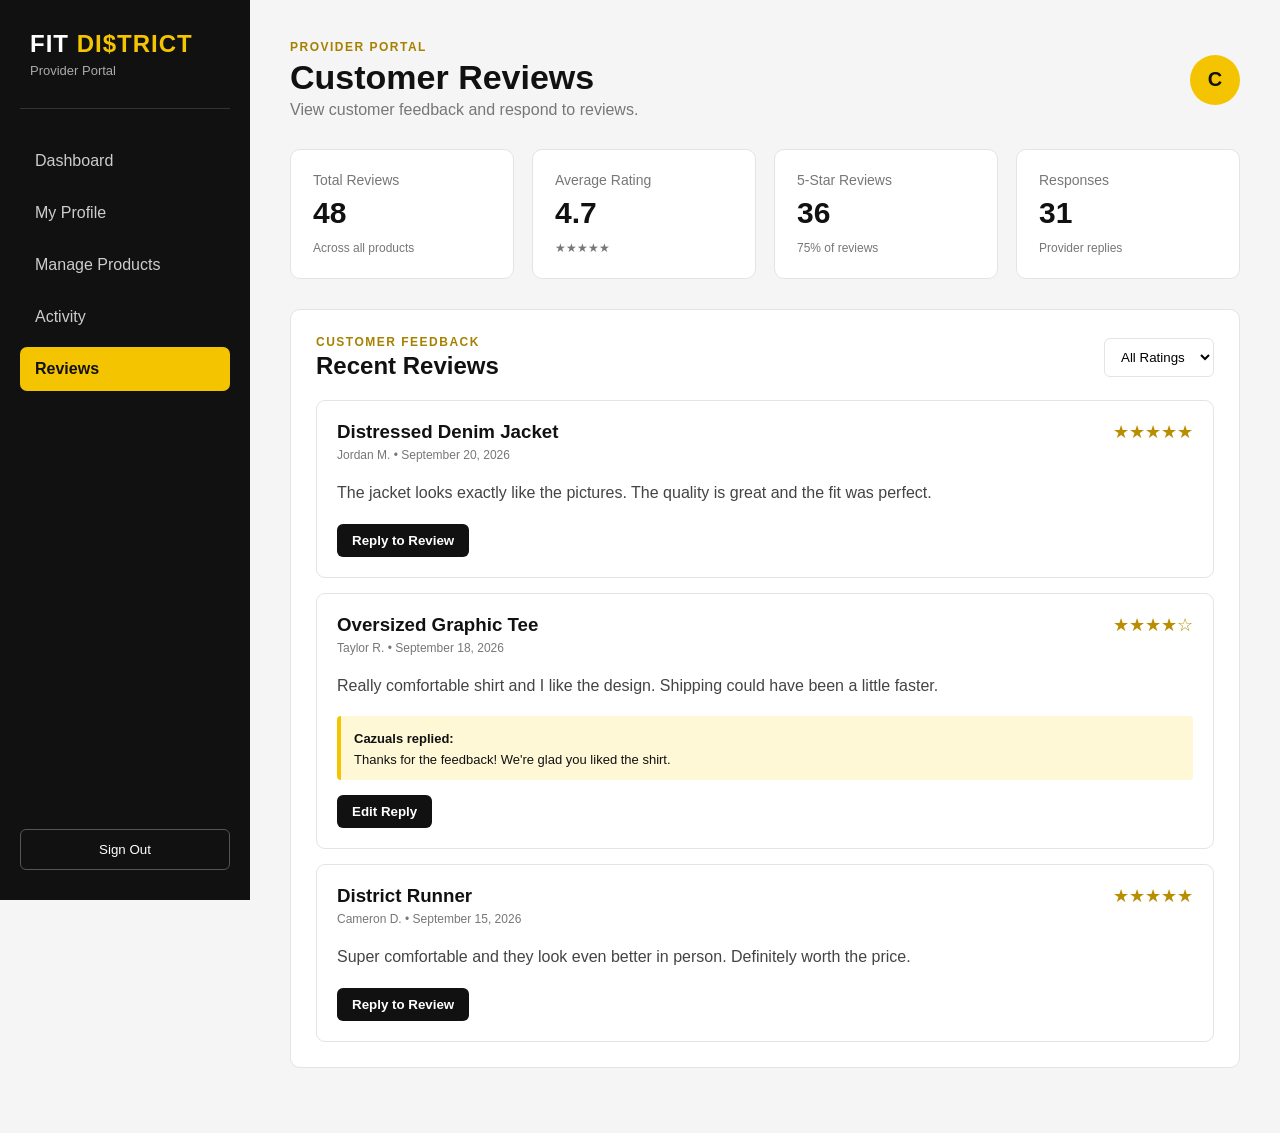
<file: prototype/provider-reviews.html>
<!DOCTYPE html>
<!--
  Name: Ronald Hester Jr.
  Date: 09/20/2026
  CSC 340

  Fit Di$trict Provider Reviews
  Milestone 2 High-Fidelity Prototype
-->
<html lang="en">

<head>
    <meta charset="UTF-8">
    <meta name="viewport" content="width=device-width, initial-scale=1.0">
    <title>Customer Reviews | Fit Di$trict</title>
    <link rel="stylesheet" href="styles.css">
</head>

<body>

    <aside class="sidebar">

        <div class="sidebar-logo">
            <h2>FIT <span>DI$TRICT</span></h2>
            <p>Provider Portal</p>
        </div>

        <nav class="sidebar-nav">
            <a href="provider-dashboard.html">Dashboard</a>
            <a href="provider-profile.html">My Profile</a>
            <a href="provider-products.html">Manage Products</a>
            <a href="provider-activity.html">Activity</a>
            <a href="provider-reviews.html" class="active">Reviews</a>
        </nav>

        <div class="sidebar-bottom">
            <button>Sign Out</button>
        </div>

    </aside>


    <main class="dashboard">

        <header class="dashboard-header">

            <div>
                <p class="page-label">PROVIDER PORTAL</p>
                <h1>Customer Reviews</h1>
                <p>View customer feedback and respond to reviews.</p>
            </div>

            <div class="provider-avatar">
                C
            </div>

        </header>


        <!-- Review Statistics -->

        <section class="stats-grid">

            <div class="stat-card">
                <p>Total Reviews</p>
                <h2>48</h2>
                <span>Across all products</span>
            </div>

            <div class="stat-card">
                <p>Average Rating</p>
                <h2>4.7</h2>
                <span>★★★★★</span>
            </div>

            <div class="stat-card">
                <p>5-Star Reviews</p>
                <h2>36</h2>
                <span>75% of reviews</span>
            </div>

            <div class="stat-card">
                <p>Responses</p>
                <h2>31</h2>
                <span>Provider replies</span>
            </div>

        </section>


        <!-- Reviews -->

        <section class="dashboard-section">

            <div class="section-title">

                <div>
                    <p class="page-label">CUSTOMER FEEDBACK</p>
                    <h2>Recent Reviews</h2>
                </div>

                <select id="reviewFilter" class="review-filter">
                    <option value="all">All Ratings</option>
                    <option value="5">5 Stars</option>
                    <option value="4">4 Stars</option>
                    <option value="3">3 Stars</option>
                </select>

            </div>


            <div class="provider-review-list">


                <!-- Review 1 -->

                <article class="provider-review-card" data-rating="5">

                    <div class="review-top">

                        <div>
                            <h3>Distressed Denim Jacket</h3>
                            <p class="review-customer">
                                Jordan M. • September 20, 2026
                            </p>
                        </div>

                        <div class="review-stars">
                            ★★★★★
                        </div>

                    </div>

                    <p class="review-text">
                        The jacket looks exactly like the pictures.
                        The quality is great and the fit was perfect.
                    </p>

                    <div class="provider-reply"></div>

                    <button class="reply-btn">
                        Reply to Review
                    </button>

                </article>


                <!-- Review 2 -->

                <article class="provider-review-card" data-rating="4">

                    <div class="review-top">

                        <div>
                            <h3>Oversized Graphic Tee</h3>
                            <p class="review-customer">
                                Taylor R. • September 18, 2026
                            </p>
                        </div>

                        <div class="review-stars">
                            ★★★★☆
                        </div>

                    </div>

                    <p class="review-text">
                        Really comfortable shirt and I like the design.
                        Shipping could have been a little faster.
                    </p>

                    <div class="provider-reply">

                        <div class="reply-display">
                            <strong>Cazuals replied:</strong>
                            <p>
                                Thanks for the feedback! We're glad you liked the shirt.
                            </p>
                        </div>

                    </div>

                    <button class="reply-btn">
                        Edit Reply
                    </button>

                </article>


                <!-- Review 3 -->

                <article class="provider-review-card" data-rating="5">

                    <div class="review-top">

                        <div>
                            <h3>District Runner</h3>
                            <p class="review-customer">
                                Cameron D. • September 15, 2026
                            </p>
                        </div>

                        <div class="review-stars">
                            ★★★★★
                        </div>

                    </div>

                    <p class="review-text">
                        Super comfortable and they look even better in person.
                        Definitely worth the price.
                    </p>

                    <div class="provider-reply"></div>

                    <button class="reply-btn">
                        Reply to Review
                    </button>

                </article>


            </div>

        </section>

    </main>


    <script src="script.js"></script>

</body>

</html>
</file>
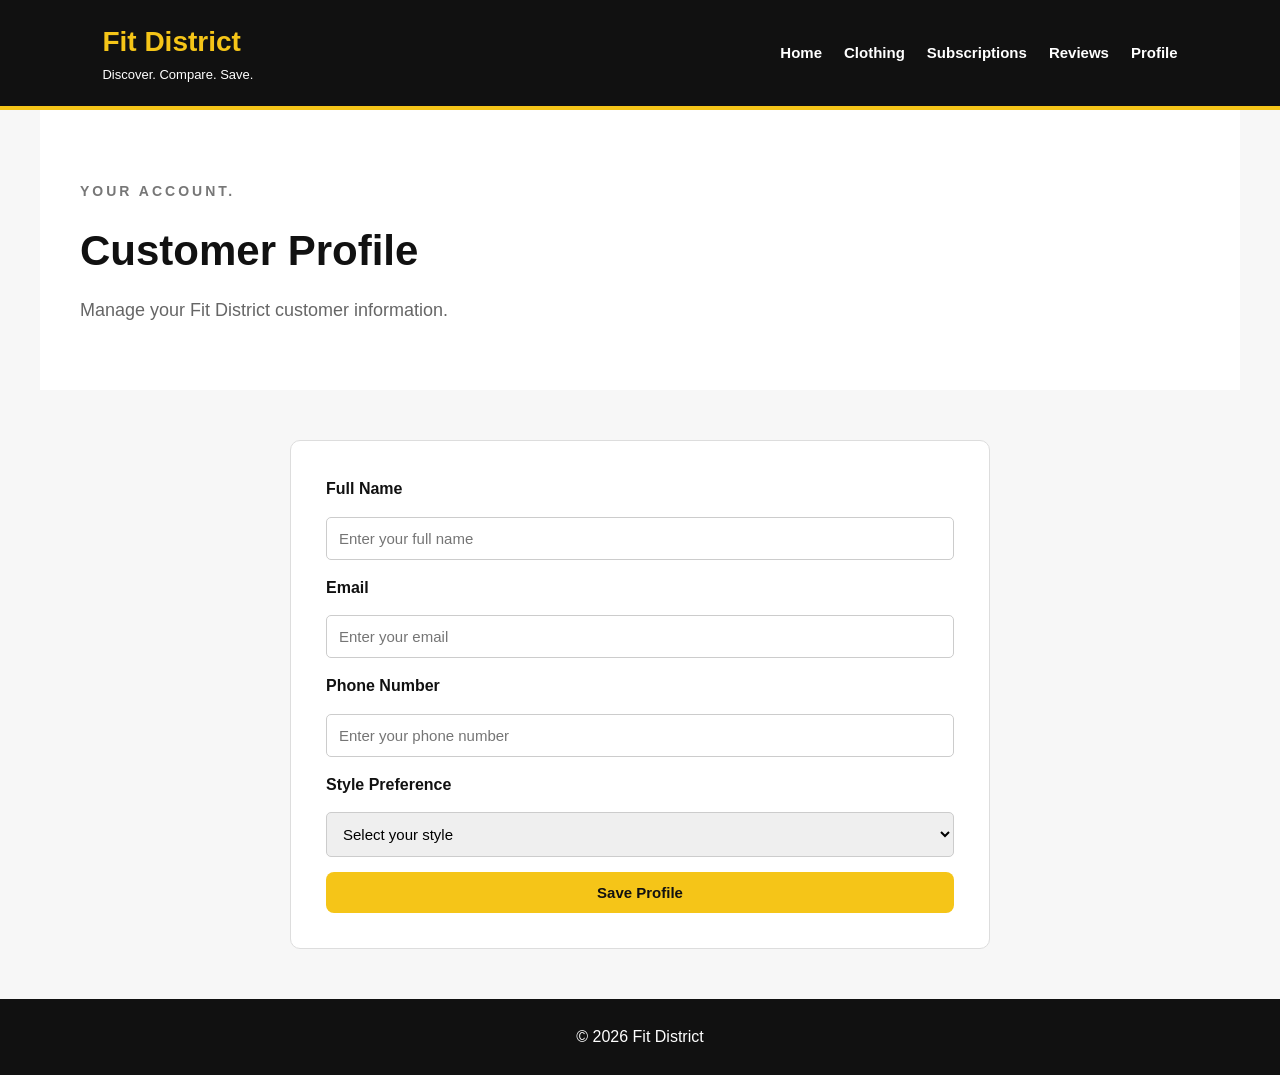
<file: high-fidelity-prototype/customer/profile.html>
<!DOCTYPE html>
<html lang="en">

<head>
    <meta charset="UTF-8">
    <meta name="viewport" content="width=device-width, initial-scale=1.0">
    <title>Fit District | Profile</title>
    <link rel="stylesheet" href="styles.css">
</head>

<body>

    <header>
        <div class="logo">
            <h1>Fit District</h1>
            <p>Discover. Compare. Save.</p>
        </div>

        <nav>
            <a href="index.html">Home</a>
            <a href="offerings.html">Clothing</a>
            <a href="subscriptions.html">Subscriptions</a>
            <a href="reviews.html">Reviews</a>
            <a href="profile.html">Profile</a>
        </nav>
    </header>

    <main>

        <section class="page-section">
            <p class="eyebrow">YOUR ACCOUNT.</p>

            <h2>Customer Profile</h2>

            <p>
                Manage your Fit District customer information.
            </p>
        </section>

        <section class="profile-container">

            <form id="profileForm">

                <label for="fullName">Full Name</label>
                <input
                    type="text"
                    id="fullName"
                    name="fullName"
                    placeholder="Enter your full name"
                    required
                >

                <label for="email">Email</label>
                <input
                    type="email"
                    id="email"
                    name="email"
                    placeholder="Enter your email"
                    required
                >

                <label for="phone">Phone Number</label>
                <input
                    type="tel"
                    id="phone"
                    name="phone"
                    placeholder="Enter your phone number"
                >

                <label for="stylePreference">Style Preference</label>
                <select id="stylePreference" name="stylePreference">
                    <option value="">Select your style</option>
                    <option value="Streetwear">Streetwear</option>
                    <option value="Casual">Casual</option>
                    <option value="Athletic">Athletic</option>
                    <option value="Formal">Formal</option>
                </select>

                <button type="submit">
                    Save Profile
                </button>

            </form>

            <div id="profileMessage"></div>

        </section>

    </main>

    <footer>
        <p>&copy; 2026 Fit District</p>
    </footer>

    <script src="script.js"></script>

</body>
</html>
</file>
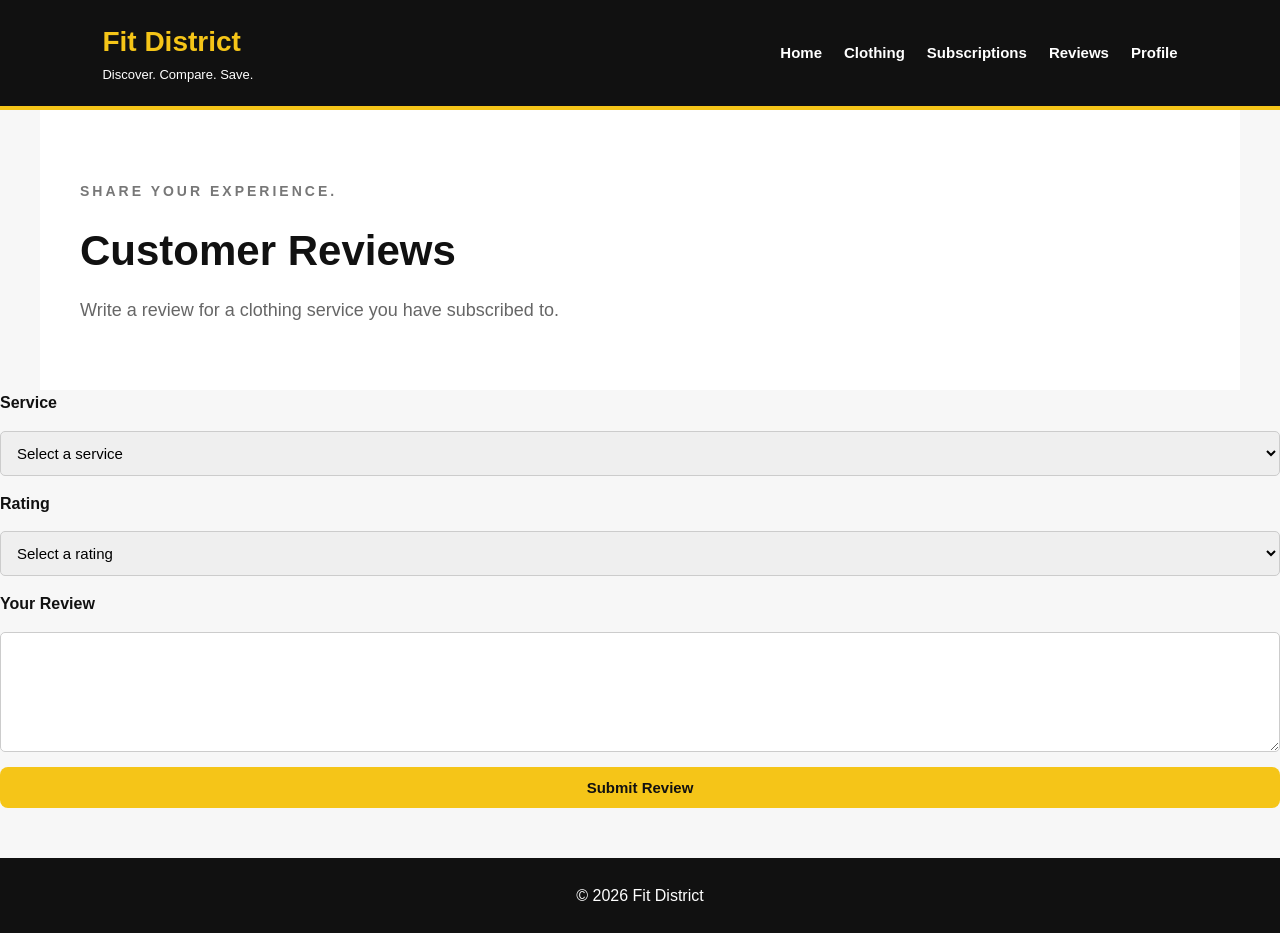
<file: high-fidelity-prototype/customer/reviews.html>
<!DOCTYPE html>
<html lang="en">

<head>
    <meta charset="UTF-8">
    <meta name="viewport" content="width=device-width, initial-scale=1.0">
    <title>Fit District | Reviews</title>
    <link rel="stylesheet" href="styles.css">
</head>

<body>

    <header>
        <div class="logo">
            <h1>Fit District</h1>
            <p>Discover. Compare. Save.</p>
        </div>

        <nav>
            <a href="index.html">Home</a>
            <a href="offerings.html">Clothing</a>
            <a href="subscriptions.html">Subscriptions</a>
            <a href="reviews.html">Reviews</a>
            <a href="profile.html">Profile</a>
        </nav>
    </header>

    <main>

        <section class="page-section">
            <p class="eyebrow">SHARE YOUR EXPERIENCE.</p>

            <h2>Customer Reviews</h2>

            <p>
                Write a review for a clothing service you have
                subscribed to.
            </p>
        </section>

        <section class="review-container">

            <form id="reviewForm">

                <label for="service">Service</label>
                <select id="service" name="service" required>
                    <option value="">Select a service</option>
                    <option value="Gaffleboy">Gaffleboy</option>
                    <option value="Cazuals Living">Cazuals Living</option>
                    <option value="99 Percentile">99 Percentile</option>>
                </select>

                <label for="rating">Rating</label>
                <select id="rating" name="rating" required>
                    <option value="">Select a rating</option>
                    <option value="5">5 - Excellent</option>
                    <option value="4">4 - Good</option>
                    <option value="3">3 - Average</option>
                    <option value="2">2 - Fair</option>
                    <option value="1">1 - Poor</option>
                </select>

                <label for="reviewText">Your Review</label>
                <textarea id="reviewText" name="reviewText" rows="5" placeholder="Tell us about your experience..."
                    required>
                </textarea>

                <button type="submit">Submit Review</button>

            </form>

            <div id="reviewMessage"></div>

        </section>

    </main>

    <footer>
        <p>&copy; 2026 Fit District</p>
    </footer>

    <script src="script.js"></script>

</body>

</html>
</file>
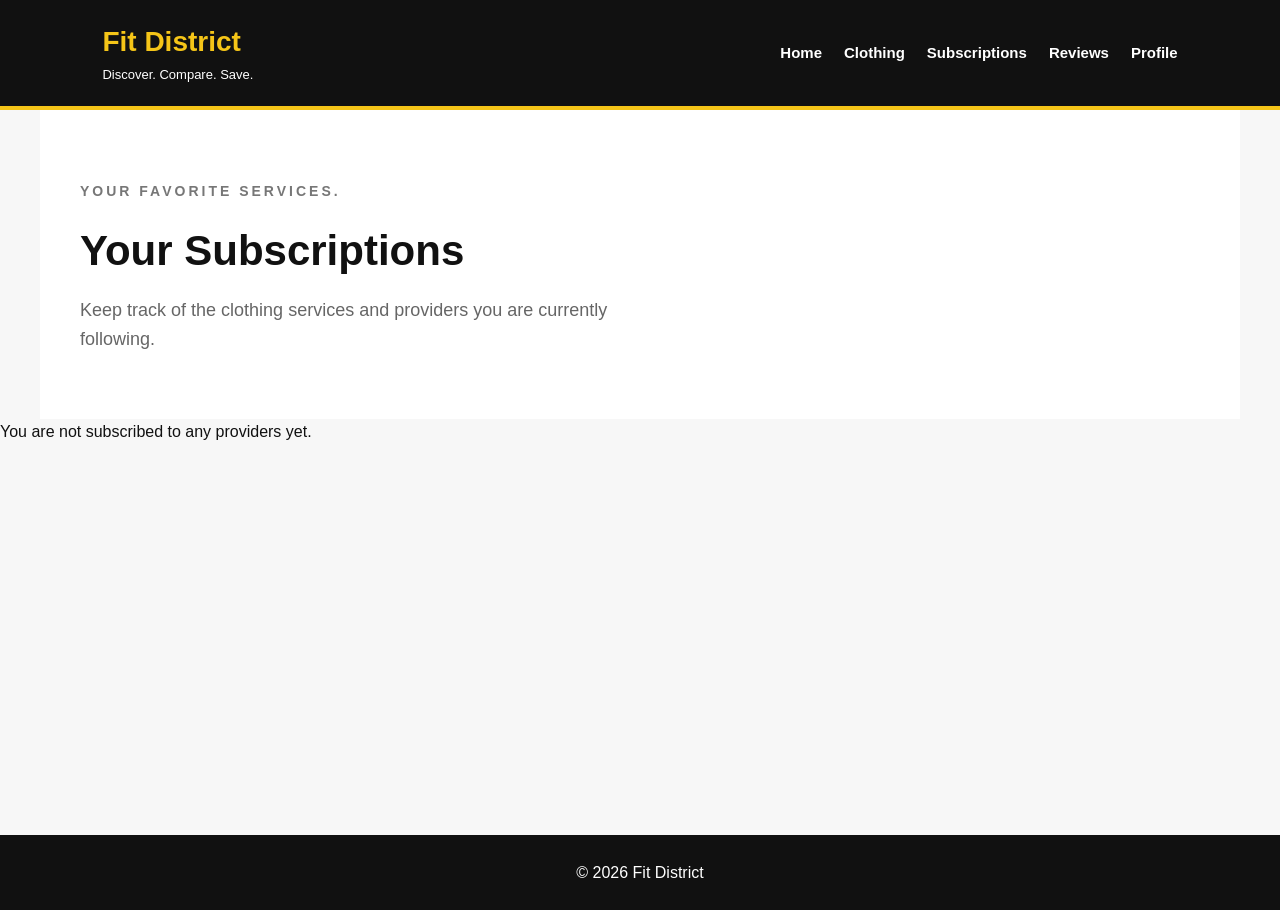
<file: high-fidelity-prototype/customer/subscriptions.html>
<!DOCTYPE html>
<html lang="en">

<head>
    <meta charset="UTF-8">
    <meta name="viewport" content="width=device-width, initial-scale=1.0">
    <title>Fit District | Subscriptions</title>
    <link rel="stylesheet" href="styles.css">
</head>

<body>

    <header>
        <div class="logo">
            <h1>Fit District</h1>
            <p>Discover. Compare. Save.</p>
        </div>

        <nav>
            <a href="index.html">Home</a>
            <a href="offerings.html">Clothing</a>
            <a href="subscriptions.html">Subscriptions</a>
            <a href="reviews.html">Reviews</a>
            <a href="profile.html">Profile</a>
        </nav>
    </header>

    <main>

        <section class="page-section">
            <p class="eyebrow">YOUR FAVORITE SERVICES.</p>

            <h2>Your Subscriptions</h2>

            <p>
                Keep track of the clothing services and providers
                you are currently following.
            </p>
        </section>

        <section class="offerings-grid" id="subscriptionsList">
    <!-- Subscribed providers will appear here -->
</section>

</main>

<footer>
    <p>&copy; 2026 Fit District</p>
</footer>

<script src="script.js"></script>


</body>
</html>
</file>
<file: high-fidelity-prototype/customer/styles.css>
/* Fit District - Customer Prototype
   Milestone 2
*/

/* =========================
   GENERAL PAGE STYLES
   ========================= */

* {
    box-sizing: border-box;
    margin: 0;
    padding: 0;
}

body {
    font-family: Arial, Helvetica, sans-serif;
    background-color: #f7f7f7;
    color: #222;
    line-height: 1.6;
}


/* =========================
   HEADER
   ========================= */

header {
    background-color: white;
    padding: 20px 8%;
    display: flex;
    justify-content: space-between;
    align-items: center;
    border-bottom: 1px solid #dddddd;
}

.logo h1 {
    font-size: 28px;
    color: #111;
}

.logo p {
    font-size: 13px;
    color: #666;
}

nav {
    display: flex;
    gap: 22px;
}

nav a {
    color: #222;
    text-decoration: none;
    font-weight: bold;
    font-size: 15px;
}

nav a:hover {
    color: #666;
}


/* =========================
   MAIN CONTENT
   ========================= */

main {
    min-height: 75vh;
}


/* =========================
   HERO SECTION
   ========================= */

.hero {
    padding: 80px 8%;
    background-color: #eeeeee;
}

.hero-text {
    max-width: 650px;
}

.eyebrow {
    font-size: 14px;
    font-weight: bold;
    letter-spacing: 2px;
    margin-bottom: 15px;
    color: #666;
}

.hero h2 {
    font-size: 48px;
    line-height: 1.1;
    margin-bottom: 20px;
    color: #111;
}

.hero p {
    font-size: 18px;
    margin-bottom: 28px;
    color: #555;
}


/* =========================
   BUTTONS
   ========================= */

.btn,
button {
    display: inline-block;
    background-color: #111;
    color: white;
    padding: 12px 22px;
    border: none;
    border-radius: 5px;
    text-decoration: none;
    font-size: 15px;
    font-weight: bold;
    cursor: pointer;
}

.btn:hover,
button:hover {
    background-color: #444;
}


/* =========================
   FEATURES SECTION
   ========================= */

.features {
    padding: 60px 8%;
}

.features h2 {
    text-align: center;
    font-size: 32px;
    margin-bottom: 35px;
}

.feature-grid {
    display: grid;
    grid-template-columns: repeat(3, 1fr);
    gap: 25px;
    max-width: 1100px;
    margin: auto;
}

.feature-card {
    background-color: white;
    padding: 30px;
    border-radius: 10px;
    border: 1px solid #e2e2e2;
}

.feature-card h3 {
    margin-bottom: 12px;
    font-size: 21px;
}

.feature-card p {
    color: #666;
    margin-bottom: 20px;
}

.feature-card a {
    color: #111;
    font-weight: bold;
    text-decoration: none;
}

.feature-card a:hover {
    text-decoration: underline;
}


/* =========================
   PAGE SECTIONS
   ========================= */

.page-section {
    max-width: 1100px;
    margin: auto;
    padding: 60px 8%;
}

.page-section h2 {
    font-size: 34px;
    margin-bottom: 10px;
}

.page-section > p {
    color: #666;
    margin-bottom: 30px;
}


/* =========================
   CLOTHING / OFFERINGS
   ========================= */

.offerings-grid {
    display: grid;
    grid-template-columns: repeat(3, 1fr);
    gap: 25px;
}

.offering-card {
    background-color: white;
    border: 1px solid #dddddd;
    border-radius: 10px;
    padding: 25px;
}

.offering-card h3 {
    margin-bottom: 8px;
}

.offering-card p {
    color: #666;
    margin-bottom: 12px;
}

.price {
    font-size: 20px;
    font-weight: bold;
    color: #111;
}


/* =========================
   SUBSCRIPTIONS
   ========================= */

.subscription-list {
    max-width: 900px;
    margin: auto;
}

.subscription-card {
    background-color: white;
    padding: 25px;
    margin-bottom: 20px;
    border: 1px solid #dddddd;
    border-radius: 10px;
}

.subscription-card h3 {
    margin-bottom: 8px;
}


/* =========================
   PROFILE
   ========================= */

.profile-container {
    max-width: 700px;
    margin: 50px auto;
    background-color: white;
    padding: 35px;
    border-radius: 10px;
    border: 1px solid #dddddd;
}

.profile-container h2 {
    margin-bottom: 25px;
}


/* =========================
   FORMS
   ========================= */

form {
    display: flex;
    flex-direction: column;
    gap: 15px;
}

label {
    font-weight: bold;
}

input,
select,
textarea {
    width: 100%;
    padding: 12px;
    border: 1px solid #cccccc;
    border-radius: 5px;
    font-family: inherit;
    font-size: 15px;
}

input:focus,
select:focus,
textarea:focus {
    outline: 2px solid #555;
}

textarea {
    min-height: 120px;
    resize: vertical;
}


/* =========================
   REVIEWS
   ========================= */

.reviews-container {
    max-width: 900px;
    margin: 50px auto;
    padding: 0 20px;
}

.review-card {
    background-color: white;
    padding: 25px;
    margin-bottom: 20px;
    border: 1px solid #dddddd;
    border-radius: 10px;
}

.review-card h3 {
    margin-bottom: 8px;
}

.review-card p {
    color: #555;
}


/* =========================
   FOOTER
   ========================= */

footer {
    background-color: #111;
    color: white;
    text-align: center;
    padding: 25px;
    margin-top: 50px;
}


/* =========================
   MOBILE / RESPONSIVE
   ========================= */

@media (max-width: 750px) {

    header {
        flex-direction: column;
        align-items: flex-start;
        gap: 15px;
    }

    nav {
        flex-wrap: wrap;
        gap: 12px;
    }

    .hero {
        padding: 50px 6%;
    }

    .hero h2 {
        font-size: 36px;
    }

    .features {
        padding: 45px 6%;
    }

    .feature-grid {
        grid-template-columns: 1fr;
    }

    .offerings-grid {
        grid-template-columns: 1fr;
    }

    .page-section {
        padding: 45px 6%;
    }

    .profile-container {
        margin: 30px 20px;
    }
}

/* ========================================
   Modern Clothing Page
======================================== */

body {
    background-color: #f6f6f6;
}

/* Clothing introduction */
.page-section {
    max-width: 1200px;
    margin: 0 auto;
    padding: 70px 40px 35px;
}

.page-section .eyebrow {
    font-size: 14px;
    font-weight: 700;
    letter-spacing: 3px;
    text-transform: uppercase;
    color: #777;
    margin-bottom: 15px;
}

.page-section h2 {
    font-size: 42px;
    margin: 0 0 12px;
}

.page-section > p:not(.eyebrow) {
    font-size: 18px;
    color: #666;
    max-width: 600px;
    line-height: 1.6;
}

/* Product grid */
.offerings-grid {
    display: grid;
    grid-template-columns: repeat(3, 1fr);
    gap: 28px;
    align-items: stretch;
}

.offering-card {
    width: 100%;
    box-sizing: border-box;
    display: flex;
    flex-direction: column;
}

.offering-card:hover {
    transform: translateY(-5px);
    box-shadow: 0 12px 30px rgba(0, 0, 0, 0.08);
}

/* Product image area */
.product-placeholder {
    height: 260px;
    background: #eeeeee;
    border-radius: 15px;

    display: flex;
    align-items: center;
    justify-content: center;

    color: #888;
    margin-bottom: 20px;
}

/* Product information */
.offering-card h3 {
    font-size: 21px;
    margin: 5px 0 8px;
}

.offering-card .provider {
    color: #777;
    font-size: 14px;
    margin-bottom: 12px;
}

.offering-card .price {
    font-size: 20px;
    font-weight: 700;
    color: #111;
}

/* Subscribe button */
.subscribe-btn {
    width: 100%;
    padding: 13px 18px;

    background: #111;
    color: white;

    border: none;
    border-radius: 10px;

    font-size: 15px;
    font-weight: 700;
    cursor: pointer;

    margin-top: 10px;
}

.subscribe-btn:hover {
    background: #333;
}

/* Tablet */
@media (max-width: 900px) {
    .offerings-grid {
        grid-template-columns: repeat(2, 1fr);
    }
}

/* Phone */
@media (max-width: 600px) {
    .offerings-grid {
        grid-template-columns: 1fr;
        padding: 20px;
    }

    .page-section {
        padding: 45px 20px 25px;
    }

    .page-section h2 {
        font-size: 34px;
    }
}

/* ========================================
   FIT DISTRICT BLACK & YELLOW THEME
   ======================================== */

:root {
    --black: #111111;
    --yellow: #f5c518;
    --white: #ffffff;
    --background: #f7f7f7;
    --light-gray: #eeeeee;
    --gray: #666666;
    --border: #dddddd;
}

body {
    background-color: var(--background);
    color: var(--black);
}

/* Header */
header {
    background-color: var(--black);
    color: var(--white);
    border-bottom: 4px solid var(--yellow);
}

/* Fit District logo */
.logo h1 {
    color: var(--yellow);
}

.logo p {
    color: var(--white);
}

/* Navigation */
nav a {
    color: var(--white);
    text-decoration: none;
}

nav a:hover {
    color: var(--yellow);
}

/* Main hero / page sections */
.page-section {
    background-color: var(--white);
}

/* Small uppercase headings */
.eyebrow {
    color: #8a6d00;
}

/* Product cards */
.offering-card {
    background-color: var(--white);
    border: 1px solid var(--border);
}

/* Product image area */
.product-placeholder {
    background-color: var(--light-gray);
}

/* Provider */
.provider {
    color: var(--gray);
}

/* Price */
.price {
    color: var(--black);
    font-weight: 700;
}

/* Buttons */
button,
.subscribe-btn,
.unsubscribe-btn {
    background-color: var(--yellow);
    color: var(--black);
    border: none;
    border-radius: 8px;
    font-weight: 700;
    cursor: pointer;
}

/* Button hover */
button:hover,
.subscribe-btn:hover,
.unsubscribe-btn:hover {
    background-color: var(--black);
    color: var(--yellow);
}

/* Footer */
footer {
    background-color: var(--black);
    color: var(--white);
}

/* Browse Clothing button */
.browse-btn {
    display: inline-block;
    background-color: #f5c518;
    color: #111111;
    padding: 12px 22px;
    border-radius: 8px;
    text-decoration: none;
    font-weight: 700;
    margin-top: 10px;
}

.browse-btn:visited {
    color: #111111;
}

.browse-btn:hover {
    background-color: #111111;
    color: #f5c518;
}

.product-image {
    width: 100%;
    height: 300px;
    object-fit: contain;
    object-position: center;
    background-color: #eeeeee;
    border-radius: 12px;
    display: block;
    margin-bottom: 20px;
}

/* Windbreaker product image */
.product-image {
    width: 100%;
    height: 300px;
    object-fit: contain;
    object-position: center;
    display: block;
    border-radius: 12px;
}
</file>
<file: prototype/styles.css>
/*
  Name: Ronald Hester Jr.
  Date: 09/20/2026
  CSC 340
  Fit District Milestone 2 Prototype Styles
*/

* {
    margin: 0;
    padding: 0;
    box-sizing: border-box;
}

:root {
    --black: #111111;
    --dark: #1a1a1a;
    --yellow: #f5c400;
    --light-yellow: #fff8d6;
    --white: #ffffff;
    --background: #f5f5f5;
    --border: #e4e4e4;
    --text-light: #777777;
}

body {
    font-family: Arial, Helvetica, sans-serif;
    background-color: var(--background);
    color: var(--black);
}

/* =========================
   SIDEBAR
========================= */

.sidebar {
    position: fixed;
    top: 0;
    left: 0;
    width: 250px;
    height: 100vh;
    background-color: var(--black);
    color: var(--white);
    display: flex;
    flex-direction: column;
    padding: 30px 20px;
}

.sidebar-logo {
    padding: 0 10px 30px;
    border-bottom: 1px solid #333;
}

.sidebar-logo h2 {
    font-size: 24px;
    letter-spacing: 1px;
}

.sidebar-logo h2 span {
    color: var(--yellow);
}

.sidebar-logo p {
    margin-top: 5px;
    color: #aaa;
    font-size: 13px;
}

.sidebar-nav {
    display: flex;
    flex-direction: column;
    gap: 8px;
    margin-top: 30px;
}

.sidebar-nav a {
    color: #ccc;
    text-decoration: none;
    padding: 13px 15px;
    border-radius: 7px;
    transition: 0.2s;
}

.sidebar-nav a:hover {
    background-color: #292929;
    color: white;
}

.sidebar-nav a.active {
    background-color: var(--yellow);
    color: var(--black);
    font-weight: bold;
}

.sidebar-bottom {
    margin-top: auto;
}

.sidebar-bottom button {
    width: 100%;
    padding: 12px;
    background: transparent;
    border: 1px solid #555;
    color: white;
    border-radius: 6px;
    cursor: pointer;
}

.sidebar-bottom button:hover {
    background-color: #292929;
}

/* =========================
   DASHBOARD
========================= */

.dashboard {
    margin-left: 250px;
    padding: 40px;
    min-height: 100vh;
}

.dashboard-header {
    display: flex;
    justify-content: space-between;
    align-items: center;
    margin-bottom: 30px;
}

.dashboard-header h1 {
    font-size: 34px;
    margin: 4px 0;
}

.dashboard-header>div>p:last-child {
    color: var(--text-light);
}

.page-label {
    color: #a68100;
    font-size: 12px;
    font-weight: bold;
    letter-spacing: 1.5px;
}

.provider-avatar {
    width: 50px;
    height: 50px;
    border-radius: 50%;
    background-color: var(--yellow);
    display: flex;
    justify-content: center;
    align-items: center;
    font-weight: bold;
    font-size: 20px;
}

/* =========================
   STAT CARDS
========================= */

.stats-grid {
    display: grid;
    grid-template-columns: repeat(4, 1fr);
    gap: 18px;
    margin-bottom: 30px;
}

.stat-card {
    background-color: var(--white);
    border: 1px solid var(--border);
    border-radius: 10px;
    padding: 22px;
}

.stat-card p {
    color: var(--text-light);
    font-size: 14px;
}

.stat-card h2 {
    font-size: 30px;
    margin: 8px 0;
}

.stat-card span {
    font-size: 12px;
    color: var(--text-light);
}

/* =========================
   DASHBOARD SECTIONS
========================= */

.dashboard-section {
    background-color: var(--white);
    border: 1px solid var(--border);
    border-radius: 10px;
    padding: 25px;
    margin-bottom: 25px;
}

.section-title {
    display: flex;
    align-items: center;
    justify-content: space-between;
    margin-bottom: 20px;
}

.section-title h2 {
    margin-top: 3px;
}

.text-link {
    color: var(--black);
    font-weight: bold;
    text-decoration: none;
}

.text-link:hover {
    color: #a68100;
}

/* =========================
   QUICK ACTIONS
========================= */

.action-grid {
    display: grid;
    grid-template-columns: repeat(4, 1fr);
    gap: 15px;
}

.action-card {
    text-decoration: none;
    color: var(--black);
    border: 1px solid var(--border);
    border-radius: 9px;
    padding: 20px;
    transition: 0.2s;
}

.action-card:hover {
    transform: translateY(-3px);
    border-color: var(--yellow);
    box-shadow: 0 5px 15px rgba(0, 0, 0, 0.08);
}

.action-icon {
    width: 40px;
    height: 40px;
    background-color: var(--light-yellow);
    color: #8a6c00;
    border-radius: 7px;
    display: flex;
    justify-content: center;
    align-items: center;
    font-size: 20px;
    font-weight: bold;
    margin-bottom: 15px;
}

.action-card h3 {
    margin-bottom: 7px;
}

.action-card p {
    color: var(--text-light);
    font-size: 13px;
    line-height: 1.5;
    min-height: 40px;
}

.action-card span {
    display: block;
    margin-top: 15px;
    font-size: 13px;
    font-weight: bold;
}

/* =========================
   ACTIVITY
========================= */

.activity-list {
    display: flex;
    flex-direction: column;
}

.activity-item {
    display: flex;
    justify-content: space-between;
    align-items: center;
    padding: 17px 5px;
    border-bottom: 1px solid var(--border);
}

.activity-item:last-child {
    border-bottom: none;
}

.activity-item p {
    color: var(--text-light);
    font-size: 13px;
    margin-top: 4px;
}

.activity-item>span {
    color: var(--text-light);
    font-size: 12px;
    white-space: nowrap;
    margin-left: 20px;
}

/* =========================
   RESPONSIVE
========================= */

@media (max-width: 1000px) {

    .stats-grid,
    .action-grid {
        grid-template-columns: repeat(2, 1fr);
    }
}

@media (max-width: 700px) {
    .sidebar {
        position: static;
        width: 100%;
        height: auto;
    }

    .sidebar-bottom {
        margin-top: 25px;
    }

    .dashboard {
        margin-left: 0;
        padding: 20px;
    }

    .stats-grid,
    .action-grid {
        grid-template-columns: 1fr;
    }

    .activity-item {
        align-items: flex-start;
    }
}

/* =========================
   PROVIDER - MANAGE PRODUCTS
========================= */

.primary-btn {
    background-color: var(--yellow);
    color: var(--black);
    border: none;
    padding: 12px 20px;
    border-radius: 7px;
    font-weight: bold;
    cursor: pointer;
    font-size: 14px;
}

.primary-btn:hover {
    background-color: #ddb000;
}

.product-summary {
    display: grid;
    grid-template-columns: repeat(3, 1fr);
    gap: 18px;
    margin-bottom: 25px;
}

.product-summary div {
    background-color: var(--white);
    border: 1px solid var(--border);
    border-radius: 9px;
    padding: 20px;
    display: flex;
    flex-direction: column;
}

.product-summary strong {
    font-size: 26px;
}

.product-summary span {
    color: var(--text-light);
    font-size: 13px;
    margin-top: 5px;
}

/* Add Product Form */

.add-product-section {
    display: none;
}

.product-form {
    display: grid;
    grid-template-columns: repeat(3, 1fr);
    gap: 18px;
}

.form-group {
    display: flex;
    flex-direction: column;
    gap: 7px;
}

.form-group label {
    font-size: 13px;
    font-weight: bold;
}

.form-group input,
.form-group select,
.form-group textarea,
.search-input {
    width: 100%;
    padding: 11px;
    border: 1px solid var(--border);
    border-radius: 6px;
    font-family: inherit;
    outline: none;
}

.form-group input:focus,
.form-group select:focus,
.form-group textarea:focus,
.search-input:focus {
    border-color: var(--yellow);
}

.form-group textarea {
    min-height: 100px;
    resize: vertical;
}

.full-width {
    grid-column: 1 / -1;
}

.close-btn {
    border: none;
    background: transparent;
    font-size: 28px;
    cursor: pointer;
}

/* Search */

.search-input {
    max-width: 250px;
}

/* Product List */

.provider-product-list {
    display: flex;
    flex-direction: column;
    gap: 12px;
}

.provider-product-card {
    display: grid;
    grid-template-columns: 100px 1fr 120px 150px;
    align-items: center;
    gap: 20px;
    border: 1px solid var(--border);
    border-radius: 9px;
    padding: 15px;
}

.product-placeholder {
    height: 90px;
    background-color: #eeeeee;
    border-radius: 7px;
    display: flex;
    justify-content: center;
    align-items: center;
    color: #888;
    font-size: 12px;
    font-weight: bold;
}

.provider-product-info h3 {
    margin: 7px 0 4px;
}

.provider-product-info p {
    color: var(--text-light);
    font-size: 13px;
    margin-bottom: 7px;
}

.status-badge {
    display: inline-block;
    background-color: #e8f7ec;
    color: #247a3d;
    font-size: 10px;
    font-weight: bold;
    padding: 4px 8px;
    border-radius: 20px;
}

.product-metrics {
    display: flex;
    flex-direction: column;
    gap: 7px;
    color: var(--text-light);
    font-size: 13px;
}

.product-actions {
    display: flex;
    gap: 8px;
}

.edit-btn,
.delete-btn {
    padding: 9px 13px;
    border-radius: 6px;
    cursor: pointer;
    font-weight: bold;
}

.edit-btn {
    background-color: var(--black);
    color: white;
    border: 1px solid var(--black);
}

.delete-btn {
    background-color: white;
    color: #b42318;
    border: 1px solid #e5b7b3;
}

.edit-btn:hover {
    background-color: #333;
}

.delete-btn:hover {
    background-color: #fff0ef;
}

/* Responsive Product Page */

@media (max-width: 900px) {
    .product-summary {
        grid-template-columns: 1fr;
    }

    .product-form {
        grid-template-columns: 1fr;
    }

    .provider-product-card {
        grid-template-columns: 80px 1fr;
    }

    .product-metrics,
    .product-actions {
        grid-column: 2;
    }
}

/* =========================
   PROVIDER PROFILE
========================= */

.profile-header {
    display: flex;
    align-items: center;
    gap: 18px;
    padding-bottom: 25px;
    margin-bottom: 25px;
    border-bottom: 1px solid var(--border);
}

.profile-logo {
    width: 75px;
    height: 75px;
    border-radius: 12px;
    background-color: var(--black);
    color: var(--yellow);
    display: flex;
    align-items: center;
    justify-content: center;
    font-size: 30px;
    font-weight: bold;
}

.profile-header h2 {
    font-size: 26px;
    margin: 3px 0;
}

.profile-header>div:last-child>p:last-child {
    color: var(--text-light);
}

.profile-form {
    display: grid;
    grid-template-columns: repeat(2, 1fr);
    gap: 20px;
}

.profile-form input:disabled,
.profile-form textarea:disabled {
    background-color: #f7f7f7;
    color: #555;
    cursor: not-allowed;
}

.profile-buttons {
    display: flex;
    gap: 10px;
    margin-top: 5px;
}

.save-profile-btn {
    background-color: var(--black);
    color: white;
    border: none;
    padding: 12px 20px;
    border-radius: 7px;
    font-weight: bold;
    cursor: pointer;
}

.save-profile-btn:hover {
    background-color: #333;
}

.profile-details {
    display: grid;
    grid-template-columns: repeat(4, 1fr);
    gap: 15px;
}

.profile-details div {
    padding: 18px;
    background-color: #f8f8f8;
    border-radius: 8px;
}

.profile-details span {
    display: block;
    color: var(--text-light);
    font-size: 12px;
    margin-bottom: 6px;
}

.profile-details strong {
    font-size: 14px;
}

@media (max-width: 900px) {
    .profile-form {
        grid-template-columns: 1fr;
    }

    .profile-details {
        grid-template-columns: repeat(2, 1fr);
    }
}

@media (max-width: 600px) {
    .profile-details {
        grid-template-columns: 1fr;
    }
}

/* =========================
   PROVIDER REVIEWS
========================= */

.review-filter {
    padding: 10px 12px;
    border: 1px solid var(--border);
    border-radius: 6px;
    background-color: white;
}

.provider-review-list {
    display: flex;
    flex-direction: column;
    gap: 15px;
}

.provider-review-card {
    border: 1px solid var(--border);
    border-radius: 9px;
    padding: 20px;
}

.review-top {
    display: flex;
    justify-content: space-between;
    gap: 20px;
}

.review-customer {
    color: var(--text-light);
    font-size: 12px;
    margin-top: 5px;
}

.review-stars {
    color: #b88e00;
    font-size: 18px;
    white-space: nowrap;
}

.review-text {
    margin: 18px 0;
    line-height: 1.6;
    color: #444;
}

.reply-btn {
    background-color: var(--black);
    color: white;
    border: none;
    padding: 9px 15px;
    border-radius: 6px;
    cursor: pointer;
    font-weight: bold;
}

.reply-btn:hover {
    background-color: #333;
}

.reply-display {
    background-color: var(--light-yellow);
    border-left: 4px solid var(--yellow);
    padding: 13px;
    margin-bottom: 15px;
    border-radius: 4px;
}

.reply-display strong {
    font-size: 13px;
}

.reply-display p {
    margin-top: 5px;
    font-size: 13px;
}

.reply-form {
    margin-bottom: 15px;
}

.reply-form textarea {
    width: 100%;
    min-height: 80px;
    padding: 10px;
    border: 1px solid var(--border);
    border-radius: 6px;
    font-family: inherit;
    resize: vertical;
    margin-bottom: 8px;
}

.save-reply-btn {
    background-color: var(--yellow);
    color: var(--black);
    border: none;
    padding: 9px 15px;
    border-radius: 6px;
    cursor: pointer;
    font-weight: bold;
}

/* =========================
   PROVIDER ACTIVITY
========================= */

.activity-timeline {
    display: flex;
    flex-direction: column;
}

.timeline-item {
    display: flex;
    gap: 18px;
    padding: 22px 5px;
    border-bottom: 1px solid var(--border);
}

.timeline-item:last-child {
    border-bottom: none;
}

.timeline-icon {
    width: 48px;
    height: 48px;
    min-width: 48px;
    border-radius: 50%;
    background-color: var(--light-yellow);
    color: #8a6c00;
    display: flex;
    justify-content: center;
    align-items: center;
    font-size: 13px;
    font-weight: bold;
}

.timeline-content {
    flex: 1;
}

.timeline-heading {
    display: flex;
    justify-content: space-between;
    gap: 20px;
}

.timeline-heading span {
    color: var(--text-light);
    font-size: 12px;
}

.timeline-content>p {
    color: #555;
    margin: 7px 0 10px;
    font-size: 14px;
}

.timeline-content a {
    color: var(--black);
    font-size: 13px;
    font-weight: bold;
    text-decoration: none;
}

.timeline-content a:hover {
    color: #a68100;
}

@media (max-width: 600px) {
    .timeline-heading {
        flex-direction: column;
        gap: 4px;
    }
}

/* =========================
   FIT DI$TRICT LOGIN
========================= */

.login-page {
    min-height: 100vh;
    background-color: var(--black);
    display: flex;
    align-items: center;
    justify-content: center;
    padding: 30px;
}

.login-container {
    width: 100%;
    max-width: 460px;
}

.login-card {
    background-color: var(--white);
    border-radius: 12px;
    padding: 38px;
    box-shadow: 0 15px 45px rgba(0, 0, 0, 0.25);
}

.login-logo {
    text-align: center;
    padding-bottom: 25px;
    border-bottom: 1px solid var(--border);
}

.login-logo h1 {
    font-size: 28px;
    letter-spacing: 1px;
}

.login-logo h1 span {
    color: #b88e00;
}

.login-logo p {
    color: var(--text-light);
    font-size: 12px;
    margin-top: 5px;
}

.login-heading {
    margin: 25px 0;
}

.login-heading h2 {
    font-size: 25px;
    margin-bottom: 5px;
}

.login-heading p {
    color: var(--text-light);
    font-size: 14px;
}

#loginForm {
    display: flex;
    flex-direction: column;
    gap: 18px;
}

.login-options {
    display: flex;
    align-items: center;
    justify-content: space-between;
    font-size: 12px;
}

.remember-option {
    display: flex;
    align-items: center;
    gap: 6px;
}

.login-options a,
.login-footer a {
    color: #8a6c00;
    font-weight: bold;
    text-decoration: none;
}

.login-options a:hover,
.login-footer a:hover {
    text-decoration: underline;
}

.login-btn {
    width: 100%;
    background-color: var(--yellow);
    color: var(--black);
    border: none;
    border-radius: 7px;
    padding: 13px;
    font-weight: bold;
    font-size: 14px;
    cursor: pointer;
}

.login-btn:hover {
    background-color: #ddb000;
}

.prototype-login {
    margin-top: 28px;
    padding-top: 22px;
    border-top: 1px solid var(--border);
    text-align: center;
}

.prototype-login>p {
    font-size: 11px;
    font-weight: bold;
    letter-spacing: 1.5px;
    color: #8a6c00;
}

.prototype-login>span {
    display: block;
    color: var(--text-light);
    font-size: 12px;
    margin: 7px 0 15px;
}

.prototype-buttons {
    display: grid;
    grid-template-columns: 1fr 1fr;
    gap: 10px;
}

.role-login-btn {
    padding: 11px;
    background-color: var(--black);
    color: white;
    border: none;
    border-radius: 6px;
    cursor: pointer;
    font-weight: bold;
}

.role-login-btn:hover {
    background-color: #333;
}

.login-footer {
    text-align: center;
    margin-top: 25px;
    font-size: 12px;
    color: var(--text-light);
}

@media (max-width: 500px) {

    .login-card {
        padding: 25px;
    }

    .prototype-buttons {
        grid-template-columns: 1fr;
    }

}

/* =========================
   SYSADMIN DASHBOARD
========================= */

.admin-action-grid {
    display: grid;
    grid-template-columns: repeat(2, 1fr);
    gap: 18px;
}

.admin-action-card {
    display: flex;
    gap: 18px;
    padding: 22px;
    border: 1px solid var(--border);
    border-radius: 9px;
    text-decoration: none;
    color: var(--black);
    transition: 0.2s;
}

.admin-action-card:hover {
    border-color: var(--yellow);
    transform: translateY(-3px);
    box-shadow: 0 5px 15px rgba(0, 0, 0, 0.08);
}

.admin-action-card h3 {
    margin-bottom: 7px;
}

.admin-action-card p {
    color: var(--text-light);
    font-size: 13px;
    line-height: 1.5;
}

.admin-action-card span {
    display: block;
    margin-top: 13px;
    font-size: 13px;
    font-weight: bold;
}

.admin-report-list {
    display: flex;
    flex-direction: column;
}

.admin-report-item {
    display: flex;
    align-items: center;
    justify-content: space-between;
    gap: 20px;
    padding: 18px 5px;
    border-bottom: 1px solid var(--border);
}

.admin-report-item:last-child {
    border-bottom: none;
}

.admin-report-item>div {
    display: flex;
    flex-direction: column;
    align-items: flex-start;
    gap: 5px;
}

.admin-report-item p {
    color: var(--text-light);
    font-size: 13px;
}

.admin-report-item>span {
    color: var(--text-light);
    font-size: 12px;
    white-space: nowrap;
}

.report-badge {
    display: inline-block;
    background-color: #fff0ef;
    color: #b42318;
    padding: 4px 8px;
    border-radius: 20px;
    font-size: 10px;
    font-weight: bold;
}

@media (max-width: 800px) {

    .admin-action-grid {
        grid-template-columns: 1fr;
    }

}

/* =========================
   SYSADMIN REVIEW MODERATION
========================= */

.moderation-list {
    display: flex;
    flex-direction: column;
    gap: 18px;
}

.moderation-card {
    border: 1px solid var(--border);
    border-radius: 9px;
    padding: 22px;
}

.moderation-header {
    display: flex;
    justify-content: space-between;
    gap: 20px;
}

.moderation-header h3 {
    margin: 8px 0 4px;
}

.moderation-header p {
    color: var(--text-light);
    font-size: 12px;
}

.moderation-stars {
    color: #b88e00;
    font-size: 18px;
    white-space: nowrap;
}

.report-reason {
    background-color: #fff8d6;
    padding: 11px 13px;
    border-radius: 6px;
    margin: 18px 0;
    font-size: 13px;
}

.moderation-review-text {
    color: #444;
    line-height: 1.6;
    margin-bottom: 18px;
}

.moderation-meta {
    display: flex;
    gap: 25px;
    color: var(--text-light);
    font-size: 12px;
    padding-bottom: 18px;
    border-bottom: 1px solid var(--border);
}

.moderation-actions {
    display: flex;
    gap: 10px;
    margin-top: 18px;
}

.remove-review-btn {
    background-color: #b42318;
    color: white;
    border: none;
    border-radius: 6px;
    padding: 10px 15px;
    font-weight: bold;
    cursor: pointer;
}

.remove-review-btn:hover {
    background-color: #8f1c13;
}

.dismiss-report-btn {
    background-color: white;
    color: var(--black);
    border: 1px solid var(--border);
    border-radius: 6px;
    padding: 10px 15px;
    font-weight: bold;
    cursor: pointer;
}

.dismiss-report-btn:hover {
    background-color: #f3f3f3;
}

.empty-moderation {
    text-align: center;
    padding: 50px 20px;
}

.empty-moderation h3 {
    margin-bottom: 6px;
}

.empty-moderation p {
    color: var(--text-light);
}

@media (max-width: 600px) {

    .moderation-header,
    .moderation-meta {
        flex-direction: column;
    }

    .moderation-actions {
        flex-direction: column;
    }

}

/* =========================
   SYSADMIN USAGE STATISTICS
========================= */

.statistics-grid {
    display: grid;
    grid-template-columns: repeat(2, 1fr);
    gap: 25px;
}

.usage-bars {
    display: flex;
    flex-direction: column;
    gap: 24px;
}

.usage-row {
    width: 100%;
}

.usage-label {
    display: flex;
    justify-content: space-between;
    align-items: center;
    margin-bottom: 8px;
}

.usage-label span {
    font-size: 13px;
    color: var(--text-light);
}

.usage-label strong {
    font-size: 14px;
}

.usage-track {
    width: 100%;
    height: 10px;
    background-color: #eeeeee;
    border-radius: 20px;
    overflow: hidden;
}

.usage-fill {
    height: 100%;
    background-color: var(--yellow);
    border-radius: 20px;
    transition: width 0.4s ease;
}

.ranking-list {
    display: flex;
    flex-direction: column;
}

.ranking-item {
    display: grid;
    grid-template-columns: 40px 1fr auto;
    align-items: center;
    gap: 12px;
    padding: 16px 0;
    border-bottom: 1px solid var(--border);
}

.ranking-item:last-child {
    border-bottom: none;
}

.rank-number {
    width: 32px;
    height: 32px;
    background-color: var(--light-yellow);
    border-radius: 50%;
    display: flex;
    align-items: center;
    justify-content: center;
    font-weight: bold;
    color: #8a6c00;
}

.ranking-item p {
    color: var(--text-light);
    font-size: 12px;
    margin-top: 4px;
}

.rank-stat {
    color: var(--text-light);
    font-size: 12px;
}

.trend-up {
    color: #247a3d;
    font-size: 13px;
    font-weight: bold;
}

.platform-breakdown {
    display: grid;
    grid-template-columns: repeat(3, 1fr);
    gap: 15px;
}

.platform-breakdown>div {
    border: 1px solid var(--border);
    border-radius: 8px;
    padding: 20px;
}

.platform-breakdown span {
    color: var(--text-light);
    font-size: 13px;
}

.platform-breakdown strong {
    display: block;
    font-size: 27px;
    margin: 7px 0;
}

.platform-breakdown p {
    color: var(--text-light);
    font-size: 12px;
}

@media (max-width: 900px) {

    .statistics-grid {
        grid-template-columns: 1fr;
    }

    .platform-breakdown {
        grid-template-columns: 1fr;
    }

}

/* Product Images */

.product-image {
    width: 100px;
    height: 90px;
    border-radius: 7px;
    overflow: hidden;
    background-color: #eeeeee;
}

.product-image img {
    width: 100%;
    height: 100%;
    object-fit: cover;
    display: block;
}
</file>
